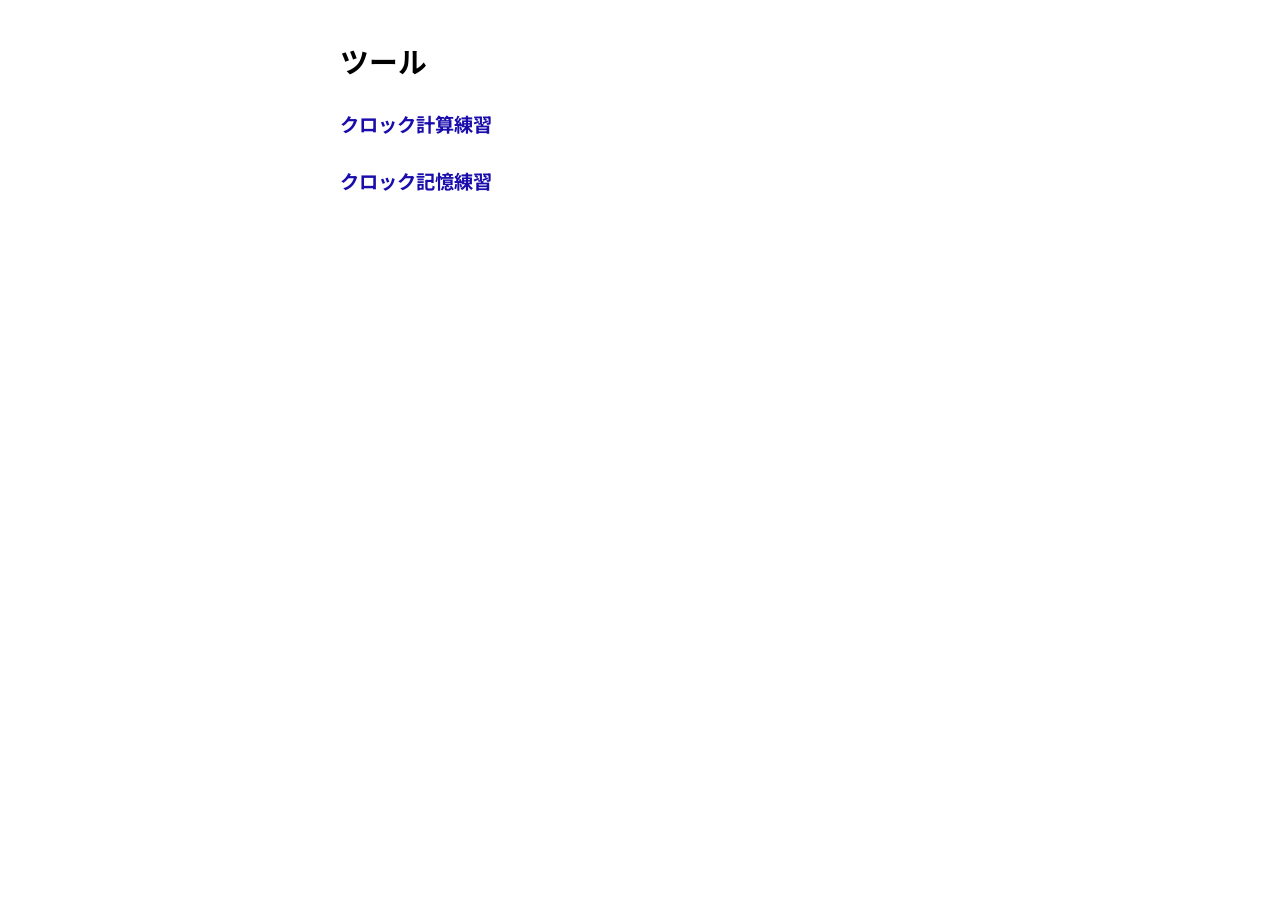
<file: index.html>
<!DOCTYPE html>
<html lang="ja">

<head>
  <meta charset="UTF-8">
  <meta name="viewport" content="width=device-width, initial-scale=1.0">
  <title>ツール</title>
  <link rel="preconnect" href="https://fonts.googleapis.com">
  <link rel="preconnect" href="https://fonts.gstatic.com" crossorigin>
  <link href="https://fonts.googleapis.com/css2?family=JetBrains+Mono:wght@400;500;700;800&family=Noto+Sans+JP:wght@400;500;700;900&display=swap" rel="stylesheet">
  <style>
    body {
      font-family: "Noto Sans JP", sans-serif;
      max-width: 600px;
      margin: 40px auto;
      padding: 0 16px;
    }

    h1 {
      font-size: 1.8em;
    }

    h2 {
      font-size: 1.2em;
      margin-top: 1.5em;
    }

    h2 a {
      color: #1a0dab;
      text-decoration: none;
    }

    h2 a:hover {
      text-decoration: underline;
    }
  </style>
</head>

<body>
  <h1>ツール</h1>
  <h2><a href="clock/calc-trainer.html">クロック計算練習</a></h2>
  <h2><a href="clock/memory-trainer.html">クロック記憶練習</a></h2>
</body>

</html>
</file>
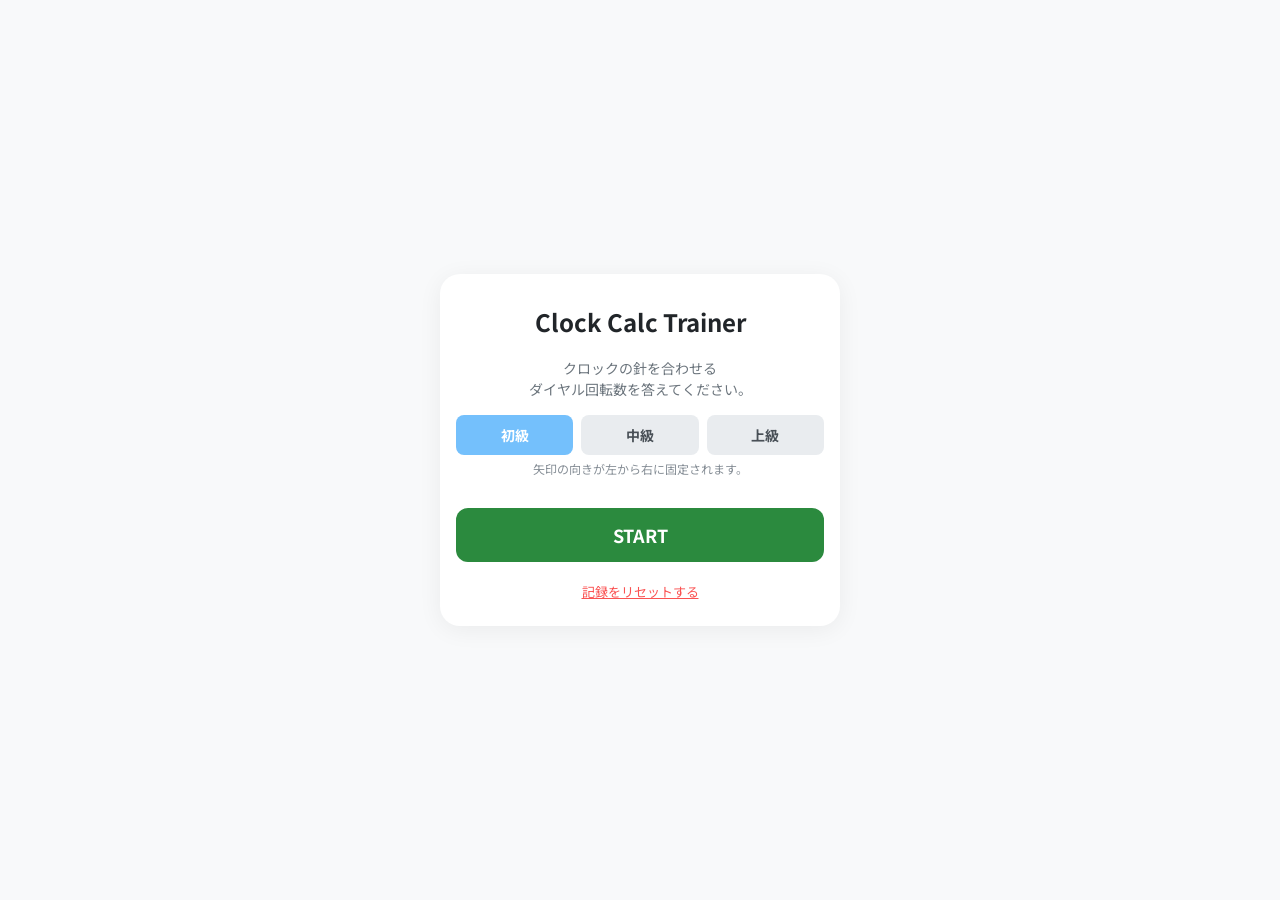
<file: clock/calc-trainer.html>
<!DOCTYPE html>
<html lang="ja">
<head>
    <meta charset="UTF-8">
    <meta name="viewport" content="width=device-width, initial-scale=1.0, maximum-scale=1.0, user-scalable=no">
    <title>ルービッククロック 計算練習</title>
    <link rel="preconnect" href="https://fonts.googleapis.com">
    <link rel="preconnect" href="https://fonts.gstatic.com" crossorigin>
    <link href="https://fonts.googleapis.com/css2?family=JetBrains+Mono:wght@400;500;700;800&family=Noto+Sans+JP:wght@400;500;700;900&display=swap" rel="stylesheet">
    <link rel="stylesheet" href="common.css">
    <script src="clock-utils.js"></script>
    <style>
        body {
            background-color: #f8f9fa;
        }
        #app {
            max-width: 400px;
        }
        .screen { display: none; }
        .active { display: block; }
        
        /* 時計エリア */
        .clock-container {
            display: flex;
            flex-direction: row;
            justify-content: center;
            align-items: center;
            gap: 4px;
            background: #f1f3f5;
            padding: 12px 6px;
            border-radius: 14px;
            margin: 15px 0;
        }
        /* 上級モード用のレイアウト */
        .advanced-clock-layout {
            display: none;
            flex-direction: row;
            justify-content: center;
            align-items: center;
            gap: 12px;
            background: #f1f3f5;
            padding: 12px 6px;
            border-radius: 14px;
            margin: 15px 0;
        }
        .clock-pair {
            display: flex;
            flex-direction: column;
            align-items: center;
            gap: 4px;
        }
        .plus-sign {
            font-size: 24px;
            font-weight: bold;
            color: #0288d1;
            margin-bottom: 5px;
        }
        .arrow-box {
            width: 50px;
            height: 40px;
            display: flex;
            align-items: center;
            justify-content: center;
        }
        .arrow-svg {
            width: 100%;
            height: 100%;
            fill: #0288d1;
        }
        .arrow-v-svg {
            width: 30px;
            height: 30px;
            fill: #0288d1;
            transform: rotate(90deg);
        }
        .clock-svg {
            background: #e1f5fe;
            border-radius: 50%;
            border: 3px solid #0288d1;
            flex: 0 0 110px;
            height: 110px;
        }
        .clock-svg-small {
            flex: 0 0 85px;
            height: 85px;
        }
        
        .btn-grid {
            display: grid;
            grid-template-columns: repeat(2, 1fr);
            gap: 8px;
            margin-top: 10px;
        }
        .btn-answer {
            color: white;
            font-size: 20px;
            font-weight: 700;
            padding: 14px 0;
            border-radius: 10px;
        }
        
        .btn-minus { background-color: #c92a2a; }
        .btn-plus { background-color: #228be6; }
        .btn-fullwidth {
            grid-column: span 2;
            background-color: #12b886;
        }
        
        .info-container {
            display: flex;
            justify-content: space-between;
            align-items: center;
            font-size: 15px;
            color: #495057;
            font-weight: bold;
            padding: 0 4px;
        }
        .live-timer {
            font-family: "JetBrains Mono", monospace;
            background: #e2f5e5;
            color: #2b8a3e;
            padding: 4px 12px;
            border-radius: 6px;
        }
        .btn-pause {
            background-color: #e9ecef;
            color: #495057;
            font-size: 12px;
            font-weight: bold;
            padding: 5px 10px;
            border-radius: 6px;
        }
        
        /* リザルト表示 */
        .result-total {
            font-family: "JetBrains Mono", monospace;
            font-size: 32px;
            font-weight: bold;
            color: #d6336c;
            margin: 15px 0 2px 0;
        }
        .stats-block {
            padding: 12px;
            border-radius: 12px;
            margin-top: 10px;
            transition: background-color 0.2s;
        }
        .result-formula {
            font-size: 14px;
            color: #868e96;
            margin-bottom: 20px;
        }
        .result-best {
            font-size: 15px;
            color: #495057;
        }
        .result-best span {
            font-weight: bold;
            color: #495057;
        }
        .new-record-badge {
            display: none;
            align-items: center;
            justify-content: center;
            gap: 6px;
            background: linear-gradient(135deg, #ffd43b 0%, #fab005 100%);
            color: #862e00;
            font-size: 18px;
            font-weight: bold;
            padding: 10px 20px;
            border-radius: 999px;
            margin: 0 auto 12px auto;
            width: fit-content;
            box-shadow: 0 4px 12px rgba(250, 176, 5, 0.35);
            animation: record-pop 0.5s cubic-bezier(0.175, 0.885, 0.32, 1.275);
        }
        .new-record-badge.show {
            display: flex;
        }
        @keyframes record-pop {
            0% { transform: scale(0.6); opacity: 0; }
            100% { transform: scale(1); opacity: 1; }
        }
        .start-best {
            font-size: 15px;
            font-weight: bold;
            color: #495057;
        }
        /* エフェクト用オーバーレイ共通 */
        .effect-overlay {
            position: absolute;
            top: 0;
            left: 0;
            width: 100%;
            height: 100%;
            background: rgba(255, 255, 255, 0.4);
            border-radius: 20px;
            display: flex;
            justify-content: center;
            align-items: center;
            z-index: 10;
            opacity: 0;
            pointer-events: none;
            transition: opacity 0.08s ease-out;
        }
        .effect-overlay.show {
            opacity: 1;
            pointer-events: auto;
        }

        /* ○（正解）エフェクト */
        .correct-circle {
            width: 140px;
            height: 140px;
            border: 16px solid #2b8a3e;
            border-radius: 50%;
            transform: scale(0.6);
            transition: transform 0.12s cubic-bezier(0.175, 0.885, 0.32, 1.275);
        }
        #correct-overlay.show .correct-circle { transform: scale(1); }

        /* ✕（不正解）エフェクト */
        .incorrect-cross {
            position: relative;
            width: 120px;
            height: 120px;
            transform: scale(0.6);
            transition: transform 0.12s cubic-bezier(0.175, 0.885, 0.32, 1.275);
        }
        .incorrect-cross::before, .incorrect-cross::after {
            content: "";
            position: absolute;
            top: 50%;
            left: 0;
            width: 100%;
            height: 16px;
            background-color: #f03e3e;
            border-radius: 8px;
        }
        .incorrect-cross::before { transform: translateY(-50%) rotate(45deg); }
        .incorrect-cross::after { transform: translateY(-50%) rotate(-45deg); }
        #incorrect-overlay.show .incorrect-cross { transform: scale(1); }

        /* カウントダウン演出 */
        #countdown-overlay {
            background: rgba(255, 255, 255, 0.4);
        }
        #countdown-overlay.is-start {
            background: none;
            pointer-events: none;
        }
        #countdown-display {
            font-family: "JetBrains Mono", monospace;
            font-size: 100px;
            font-weight: 900;
            color: #2b8a3e;
            text-shadow: none;
            transition: transform 0.15s cubic-bezier(0.175, 0.885, 0.32, 1.275);
            z-index: 20;
        }
        #countdown-overlay.is-start #countdown-display {
            text-shadow: 0 0 15px rgba(255,255,255,0.9), 0 0 30px rgba(255,255,255,0.9);
        }

        /* カスタム確認モーダル */
        #confirm-modal {
            z-index: 100;
            background: rgba(0, 0, 0, 0.5);
        }
        .modal-content {
            background: white;
            padding: 24px;
            border-radius: 20px;
            width: 85%;
            max-width: 320px;
            box-shadow: 0 10px 40px rgba(0,0,0,0.2);
            text-align: center;
        }
        .modal-content p {
            color: #212529;
            font-size: 16px;
            font-weight: bold;
            margin: 0 0 24px 0;
            line-height: 1.5;
        }
        .modal-buttons {
            display: flex;
            gap: 12px;
        }
        .btn-modal {
            flex: 1;
            padding: 12px;
            border-radius: 12px;
            font-size: 15px;
            font-weight: bold;
        }
        .btn-confirm { background-color: #f03e3e; color: white; }
        .btn-cancel { background-color: #e9ecef; color: #495057; }

        #pause-overlay {
            background: #f8f9fa;
            z-index: 25;
            flex-direction: column;
        }

        /* 針の回転アニメーション用スタイル */
        .clock-svg line {
            transition: transform 0.15s cubic-bezier(0.2, 0, 0, 1);
        }

        /* 整理されたインラインスタイル */
        .pause-overlay-content {
            text-align: center;
        }

        .pause-title {
            margin-bottom: 10px;
        }

        .pause-stats {
            margin-bottom: 20px;
            color: #495057;
            font-size: 15px;
            line-height: 1.6;
        }

        .highlight-blue {
            font-weight: bold;
            color: #228be6;
        }

        .highlight-red {
            font-weight: bold;
            color: #f03e3e;
        }

        .btn-pause-resume {
            width: auto;
        }

        .btn-back-to-title {
            display: block;
            margin: 20px auto 0 auto;
        }

        /* 既存の start-best クラスにインライン分をマージ、または上書き */
        .start-best, .result-best {
            padding-bottom: 10px;
            margin-bottom: 10px;
        }

        .start-best.has-history, .result-best.has-history {
            border-bottom: 1px solid rgba(0,0,0,0.05);
        }

        .start-stats-detail, .result-stats-detail {
            font-size: 15px;
            color: #868e96;
        }

        .stats-recent {
            margin-top: 10px;
            font-size: 12px;
            color: #adb5bd;
        }

        .stats-recent-val {
            color: #adb5bd;
            font-weight: bold;
        }

        .difficulty-desc {
            font-size: 12px;
            color: #868e96;
            margin-top: -10px;
            margin-bottom: 15px;
            min-height: 1.5em;
        }

        .result-difficulty {
            font-size: 14px;
            color: #868e96;
            margin-bottom: 5px;
        }

        .result-comparison {
            font-size: 15px;
            margin-bottom: 15px;
            min-height: 1.5em;
            color: #495057;
            font-weight: bold;
        }

        .difficulty-bests-list {
            margin-top: 10px;
            font-size: 13px;
            color: #adb5bd;
            display: flex;
            justify-content: space-around;
            width: 100%;
        }
    </style>
</head>
<body>

<div id="app">
    <div id="correct-overlay" class="effect-overlay">
        <div class="correct-circle"></div>
    </div>

    <div id="confirm-modal" class="effect-overlay">
        <div class="modal-content">
            <p id="confirm-message">メッセージ</p>
            <div class="modal-buttons">
                <button class="btn-modal btn-cancel" onclick="closeConfirmModal()">キャンセル</button>
                <button class="btn-modal btn-confirm" onclick="executeConfirmAction()">はい</button>
            </div>
        </div>
    </div>

    <div id="incorrect-overlay" class="effect-overlay">
        <div class="incorrect-cross"></div>
    </div>

    <div id="countdown-overlay" class="effect-overlay">
        <div id="countdown-display"></div>
    </div>

    <div id="pause-overlay" class="effect-overlay">
        <div class="pause-overlay-content">
            <h2 class="pause-title">一時停止中</h2>
            <div class="pause-stats">
                <div>現在の進捗: <span id="pause-current-step" class="highlight-blue">--</span> / 10 問目</div>
                <div>これまでのミス: <span id="pause-miss-count" class="highlight-red">--</span> 回</div>
            </div>
            <button class="btn-start btn-pause-resume" onclick="togglePause()">再開する</button>
            <button class="btn-reset btn-back-to-title" onclick="backToTitle()">タイトルに戻る</button>
        </div>
    </div>

    <div id="start-screen" class="screen active">
        <h2>Clock Calc Trainer</h2>
        <p>クロックの針を合わせる<br>ダイヤル回転数を答えてください。</p>

        <div id="start-stats-container" class="stats-block" style="display: none;">
            <div id="start-best" class="start-best" style="display: none;">ベストタイム: <span id="start-best-time">--</span> 秒</div>
            <div id="start-stats" class="start-stats-detail" style="display: none;">
                <div>直近5回の平均: <span id="start-avg" class="highlight-blue">--</span> 秒</div>
                <div class="stats-recent">直近5回の記録: <span id="start-recent" class="stats-recent-val"></span></div>
            </div>
        </div>
        
        <div class="difficulty-container">
            <button class="btn-difficulty active" data-level="beginner" onclick="selectDifficulty('beginner')">初級</button>
            <button class="btn-difficulty" data-level="intermediate" onclick="selectDifficulty('intermediate')">中級</button>
            <button class="btn-difficulty" data-level="advanced" onclick="selectDifficulty('advanced')">上級</button>
        </div>
        <div id="start-difficulty-desc" class="difficulty-desc"></div>
        <button class="btn-start" onclick="startQuiz()">START</button>
        <button class="btn-reset" onclick="confirmReset()">記録をリセットする</button>
    </div>

    <div id="quiz-screen" class="screen">
        <div class="info-container">
            <div>問 <span id="current-question">1</span> / 10</div>
            <button class="btn-pause" onclick="togglePause()">一時停止</button>
            <div class="live-timer"><span id="live-time">0.00</span> 秒</div>
        </div>
        
        <div id="standard-clock-area" class="clock-container">
            <div id="standard-left-container"></div>
            <div class="arrow-box"><svg class="arrow-svg" viewBox="0 0 24 24"><path id="arrow-path" d="M2,12 L14,2 L14,8 L22,8 L22,16 L14,16 L14,22 Z"/></svg></div>
            <div id="standard-right-container"></div>
        </div>

        <div id="advanced-clock-area" class="advanced-clock-layout">
            <div class="clock-pair">
                <div id="advanced-a-container"></div>
                <svg class="arrow-v-svg" viewBox="0 0 24 24"><path id="arrow-v1-path" d="M22,12 L10,2 L10,8 L2,8 L2,16 L10,16 L10,22 Z"/></svg>
                <div id="advanced-b-container"></div>
            </div>
            <div class="plus-sign">+</div>
            <div class="clock-pair">
                <div id="advanced-c-container"></div>
                <svg class="arrow-v-svg" viewBox="0 0 24 24"><path id="arrow-v2-path" d="M22,12 L10,2 L10,8 L2,8 L2,16 L10,16 L10,22 Z"/></svg>
                <div id="advanced-d-container"></div>
            </div>
        </div>

        <div class="btn-grid" id="button-container"></div>
    </div>

    <div id="result-screen" class="screen">
        <h2>リザルト</h2>
        <div id="new-record-badge" class="new-record-badge">🎉 新記録！</div>
        <div class="result-total"><span id="total-time">0.00</span>秒</div>
        <div class="result-formula">
            = <span id="base-time">0.00</span>秒 +（ミス<span id="total-miss">0</span>回×2秒）
        </div>
        <div id="result-difficulty" class="result-difficulty">難易度: <span id="result-diff-label">--</span></div>
        <div id="result-comparison" class="result-comparison"></div>

        <div id="result-stats-container" class="stats-block">
            <div id="result-best" class="result-best">ベストタイム: <span id="best-time">--</span> 秒</div>
            <div id="result-stats" class="result-stats-detail">
                <div>直近5回の平均: <span id="result-avg" class="highlight-blue">--</span> 秒</div>
                <div class="stats-recent">直近6回の記録: <span id="result-recent" class="stats-recent-val"></span></div>
            </div>
        </div>

        <div class="difficulty-container">
            <button class="btn-difficulty active" data-level="beginner" onclick="selectDifficulty('beginner')">初級</button>
            <button class="btn-difficulty" data-level="intermediate" onclick="selectDifficulty('intermediate')">中級</button>
            <button class="btn-difficulty" data-level="advanced" onclick="selectDifficulty('advanced')">上級</button>
        </div>
        <div id="result-difficulty-desc" class="difficulty-desc"></div>
        <div id="difficulty-bests-list" class="difficulty-bests-list"></div>

        <button class="btn-start" onclick="startQuiz()">もう一度挑戦</button>
        <button class="btn-reset" onclick="confirmReset()">記録をリセットする</button>
    </div>
</div>

<script>
    let currentStep = 0;
    let startTime = 0;
    let totalPenaltyTime = 0; 
    let effectStartTime = 0;  
    let pauseStartTime = 0;
    let leftTime = 0;
    let rightTime = 0;
    let correctAnswer = 0;
    let isRunning = false;
    let isPaused = false;
    let isTransitioning = false;
    let pendingConfirmAction = null;
    const difficultyDescs = {
        'beginner': '矢印の向きが左から右に固定されます。',
        'intermediate': '矢印の向きがランダムに変わります。',
        'advanced': '[A→B] + [C→D] の合計を計算します。上下の差分を足しましょう！'
    };

    let playedDifficulty = 'beginner'; 
    let selectedDifficulty = 'beginner'; // beginner, intermediate, advanced
    let missCount = 0; // ミス回数の記録用

    let handAngles = {
        'hand-left': 0,
        'hand-right': 0,
        'hand-a': 0,
        'hand-b': 0,
        'hand-c': 0,
        'hand-d': 0
    };

    // Dynamically insert the clock SVGs
    function initClockSVGs() {
        document.getElementById('standard-left-container').appendChild(ClockUtils.createClockSVG('left', { className: 'clock-svg', handId: 'hand-left' }));
        document.getElementById('standard-right-container').appendChild(ClockUtils.createClockSVG('right', { className: 'clock-svg', handId: 'hand-right' }));
        
        document.getElementById('advanced-a-container').appendChild(ClockUtils.createClockSVG('a', { className: 'clock-svg clock-svg-small', handId: 'hand-a' }));
        document.getElementById('advanced-b-container').appendChild(ClockUtils.createClockSVG('b', { className: 'clock-svg clock-svg-small', handId: 'hand-b' }));
        document.getElementById('advanced-c-container').appendChild(ClockUtils.createClockSVG('c', { className: 'clock-svg clock-svg-small', handId: 'hand-c' }));
        document.getElementById('advanced-d-container').appendChild(ClockUtils.createClockSVG('d', { className: 'clock-svg clock-svg-small', handId: 'hand-d' }));
    }

    function updateHandAngle(id, targetHour, instant = false) {
        const hand = document.getElementById(id);
        if (!hand) return;
        // Delegate hand rotation logic to ClockUtils
        ClockUtils.updateHandAngle(hand, handAngles, id, targetHour, instant);
    }

    const BEST_TIME_BASE_KEY = 'clock-training-best-time';
    const HISTORY_BASE_KEY = 'clock-training-history';
    const MISS_PENALTY_SEC = 2;

    const btnContainer = document.getElementById('button-container');
    const arrowPath = document.getElementById('arrow-path');
    const correctOverlay = document.getElementById('correct-overlay');
    const incorrectOverlay = document.getElementById('incorrect-overlay');

    function getDifficultyLabel(diff = selectedDifficulty) {
        const labels = { 'beginner': '初級', 'intermediate': '中級', 'advanced': '上級' };
        return labels[diff] || '';
    }

    function getBestTimeKey(diff) {
        const d = diff || selectedDifficulty;
        return `${BEST_TIME_BASE_KEY}-${d}`;
    }

    function getHistoryKey(diff) {
        const d = diff || selectedDifficulty;
        return `${HISTORY_BASE_KEY}-${d}`;
    }

    function selectDifficulty(level) {
        selectedDifficulty = level;
        // UIの選択状態を更新
        document.querySelectorAll('.btn-difficulty').forEach(btn => {
            btn.classList.toggle('active', btn.getAttribute('data-level') === level);
        });

        // 説明文の更新
        const desc = difficultyDescs[level];
        const startDescEl = document.getElementById('start-difficulty-desc');
        const resultDescEl = document.getElementById('result-difficulty-desc');
        if (startDescEl) startDescEl.innerText = desc;
        if (resultDescEl) resultDescEl.innerText = desc;

        // 記録エリアの背景色を更新
        const statsBgColors = {
            'beginner': '#e7f5ff',     // 薄い青
            'intermediate': '#fff9db', // 薄い黄
            'advanced': '#fff5f5'      // 薄い赤
        };
        const bg = statsBgColors[level];
        ['start-stats-container', 'result-stats-container'].forEach(id => {
            const el = document.getElementById(id);
            if (el) el.style.backgroundColor = bg;
        });

        // 開始画面の表示を更新
        updateBestTimeDisplay();
        updateStatsDisplay();
    }

    const buttonLayout = [
        [0, true],
        [-1, false], [1, false],
        [-2, false], [2, false],
        [-3, false], [3, false],
        [-4, false], [4, false],
        [-5, false], [5, false],
        [6, true]
    ];

    buttonLayout.forEach(([num, isFull]) => {
        const btn = document.createElement('button');
        btn.className = 'btn-answer';
        
        if (isFull) {
            btn.classList.add('btn-fullwidth');
            btn.innerText = num;
        } else {
            if (num < 0) {
                btn.classList.add('btn-minus');
                btn.innerText = num;
            } else {
                btn.classList.add('btn-plus');
                btn.innerText = `+${num}`;
            }
        }
        
        btn.onclick = () => checkAnswer(num);
        btnContainer.appendChild(btn);
    });

    function showScreen(screenId) {
        document.querySelectorAll('.screen').forEach(s => s.classList.remove('active'));
        document.getElementById(screenId).classList.add('active');
    }

    function saveBestTime(time) {
        localStorage.setItem(getBestTimeKey(), time.toFixed(2));
    }

    function updateBestTimeDisplay() {
        // 開始画面の更新 (選択中の難易度を表示)
        const startBest = getBestTime(selectedDifficulty);
        
        const startBestEl = document.getElementById('start-best');
        const startContainer = document.getElementById('start-stats-container');
        if (startBest === null) {
            startBestEl.style.display = 'none';
        } else {
            document.getElementById('start-best-time').innerText = startBest.toFixed(2);
            startBestEl.style.display = 'block';
        }

        // ベスト記録か履歴のどちらかがあればコンテナを表示
        if (startContainer) startContainer.style.display = (startBest !== null || getHistory(selectedDifficulty).length > 0) ? 'block' : 'none';

        // リザルト画面のベストタイムは、実際にプレイした難易度のものを保持する
        const resultBest = getBestTime(playedDifficulty);
        if (resultBest === null) {
            document.getElementById('best-time').innerText = "--";
        } else {
            document.getElementById('best-time').innerText = resultBest.toFixed(2);
        }
    }

    function updateStartScreenDisplay() {
        updateBestTimeDisplay();
        updateStatsDisplay();
    }

    function updateDifficultyBestsList() {
        const levels = ['beginner', 'intermediate', 'advanced'];
        const container = document.getElementById('difficulty-bests-list');
        if (!container) return;
        container.innerHTML = levels.map(l => {
            const best = getBestTime(l);
            const label = getDifficultyLabel(l);
            return `<div>${label}: ${best ? best.toFixed(2) : '--'}s</div>`;
        }).join('');
    }

    function getBestTime(diff) {
        const stored = localStorage.getItem(getBestTimeKey(diff));
        return stored !== null ? parseFloat(stored) : null;
    }

    function getHistory(diff) {
        const stored = localStorage.getItem(getHistoryKey(diff));
        return stored ? JSON.parse(stored).map(Number) : [];
    }

    function saveToHistory(time) {
        const history = getHistory(selectedDifficulty);
        history.push(parseFloat(time.toFixed(2)));
        if (history.length > 50) history.shift(); // 履歴は最大50件保持
        localStorage.setItem(getHistoryKey(selectedDifficulty), JSON.stringify(history));
    }

    function updateScreenStats(prefix, diff, listCount, avgCount) {
        const history = getHistory(diff);
        const container = document.getElementById(`${prefix}-stats`);
        const wrapper = document.getElementById(`${prefix}-stats-container`);
        if (!container || !wrapper) return;

        const hasBest = getBestTime(diff) !== null;
        
        if (history.length === 0) {
            container.style.display = 'none';
            return;
        }

        wrapper.style.display = 'block';
        
        const listItems = history.slice(-listCount).reverse();
        const avgItems = history.slice(-avgCount);
        
        const avg = avgItems.length > 0 
            ? (avgItems.reduce((a, b) => a + b, 0) / avgItems.length).toFixed(2)
            : "--";
        const listStr = listItems.length > 0 ? listItems.map(n => n.toFixed(2)).join(', ') : 'なし';

        // ベスト記録が表示されている場合のみ区切り線を調整
        const bestEl = document.getElementById(`${prefix}-best`);
        if (bestEl) {
            if (history.length > 0 && bestEl.style.display !== 'none') {
                bestEl.classList.add('has-history');
            } else {
                bestEl.classList.remove('has-history');
            }
        }

        container.style.display = 'block';
        document.getElementById(`${prefix}-avg`).innerText = avg;
        document.getElementById(`${prefix}-recent`).innerText = listStr;
    }

    function updateStatsDisplay() {
        // 開始画面は選択中の難易度を表示
        updateScreenStats('start', selectedDifficulty, 5, 5);
        // リザルト画面は最後にプレイした難易度を表示（必要に応じて呼ぶ）
        updateScreenStats('result', playedDifficulty, 6, 5);
    }

    function showConfirmModal(message, action) {
        document.getElementById('confirm-message').innerText = message;
        pendingConfirmAction = action;
        document.getElementById('confirm-modal').classList.add('show');
    }

    function closeConfirmModal() {
        document.getElementById('confirm-modal').classList.remove('show');
        pendingConfirmAction = null;
    }

    function executeConfirmAction() {
        if (pendingConfirmAction) pendingConfirmAction();
        closeConfirmModal();
    }

    function confirmReset() {
        const label = getDifficultyLabel(selectedDifficulty);
        showConfirmModal(`${label}の記録をリセットしますか？`, () => {
            localStorage.removeItem(getBestTimeKey());
            localStorage.removeItem(getHistoryKey());
            updateBestTimeDisplay();
            updateStatsDisplay();
            updateStartScreenDisplay();
            updateDifficultyBestsList();
        });
    }

    function startQuiz() {
        // 初期化
        playedDifficulty = selectedDifficulty;
        currentStep = 0;
        totalPenaltyTime = 0;
        missCount = 0;
        isPaused = false;
        isTransitioning = true; // カウントダウン中の操作防止

        // カウントダウン開始前に、選択された難易度に応じたレイアウトを表示
        const standardArea = document.getElementById('standard-clock-area');
        const advancedArea = document.getElementById('advanced-clock-area');
        if (playedDifficulty === 'advanced') {
            standardArea.style.display = 'none';
            advancedArea.style.display = 'flex';
        } else {
            standardArea.style.display = 'flex';
            advancedArea.style.display = 'none';
        }

        // カウントダウン中は針と矢印を隠す
        const elementsToHide = ['hand-left', 'hand-right', 'hand-a', 'hand-b', 'hand-c', 'hand-d', 'arrow-path', 'arrow-v1-path', 'arrow-v2-path'];
        elementsToHide.forEach(id => {
            const el = document.getElementById(id);
            if (el) el.style.visibility = 'hidden';
        });

        // クイズ画面へ切り替え（カウントダウンを見せるため）
        showScreen('quiz-screen');
        document.getElementById('live-time').innerText = "0.00";
        
        // カウントダウン開始
        runCountdown(() => {
            startTime = performance.now();
            isRunning = true;
            isTransitioning = false;

            // プレイ開始時に針と矢印を表示
            const elementsToShow = ['hand-left', 'hand-right', 'hand-a', 'hand-b', 'hand-c', 'hand-d', 'arrow-path', 'arrow-v1-path', 'arrow-v2-path'];
            elementsToShow.forEach(id => {
                const el = document.getElementById(id);
                if (el) el.style.visibility = 'visible';
            });

            nextQuestion(true);
            updateTimer();
        });
    }

    function runCountdown(callback) {
        const overlay = document.getElementById('countdown-overlay');
        const display = document.getElementById('countdown-display');
        let count = 3;

        overlay.classList.remove('is-start');
        overlay.classList.add('show');
        display.innerText = count;

        const timer = setInterval(() => {
            count--;
            if (count > 0) {
                display.innerText = count;
                display.style.transform = 'scale(1.2)';
                setTimeout(() => { if(count > 0) display.style.transform = 'scale(1)'; }, 100);
            } else if (count === 0) {
                overlay.classList.add('is-start');
                display.innerText = "START!";
                display.style.transform = 'scale(1.3)';
                
                clearInterval(timer);
                // STARTが表示された瞬間にゲーム開始（操作可能にする）
                callback();
                
                // START!の表示時間を0.25秒(250ms)にして終了する
                setTimeout(() => {
                    overlay.classList.remove('show');
                    display.style.transform = 'scale(1)';
                }, 250);
            }
        }, 800); // カウントダウンの間隔は0.8秒
    }

    function togglePause() {
        // エフェクト中やカウントダウン中はポーズ不可
        if (isTransitioning) return;
        if (!isRunning && !isPaused) return;

        const now = performance.now();
        const overlay = document.getElementById('pause-overlay');

        if (!isPaused) {
            // 一時停止
            isPaused = true;
            pauseStartTime = now;
            isRunning = false; // タイマー更新を止める

            // 進捗の表示更新
            document.getElementById('pause-current-step').innerText = currentStep;
            document.getElementById('pause-miss-count').innerText = missCount;

            overlay.classList.add('show');
        } else {
            // 再開
            const pauseDuration = performance.now() - pauseStartTime;
            totalPenaltyTime += pauseDuration; // 止まっていた時間をペナルティとして加算（実質的に相殺）
            isPaused = false;
            isRunning = true;
            overlay.classList.remove('show');
            updateTimer(); // ループ再開
        }
    }

    function backToTitle() {
        showConfirmModal("計測を止めてタイトルに戻ります。よろしいですか？", () => {
            isRunning = false;
            isPaused = false;
            isTransitioning = false;
            document.getElementById('pause-overlay').classList.remove('show');
            showScreen('start-screen');
        });
    }

    function getBaseElapsedSec(now = performance.now()) {
        const calcNow = isPaused ? pauseStartTime : now;
        const baseMs = isTransitioning
            ? effectStartTime - startTime - totalPenaltyTime
            : calcNow - startTime - totalPenaltyTime;
        return baseMs / 1000;
    }

    // ミスペナルティ込みのタイム
    function getResultTimeSec(now = performance.now()) {
        return getBaseElapsedSec(now) + missCount * MISS_PENALTY_SEC;
    }

    function updateTimer() {
        if (!isRunning) return;

        document.getElementById('live-time').innerText = getResultTimeSec().toFixed(2);
        requestAnimationFrame(updateTimer);
    }

    function nextQuestion(instant = false) {
        currentStep++;
        if (currentStep > 10) {
            endQuiz();
            return;
        }
        document.getElementById('current-question').innerText = currentStep;

        const standardArea = document.getElementById('standard-clock-area');
        const advancedArea = document.getElementById('advanced-clock-area');

        if (instant) {
            standardArea.classList.add('no-transition');
            advancedArea.classList.add('no-transition');
        }

        if (playedDifficulty === 'advanced') {
            standardArea.style.display = 'none';
            advancedArea.style.display = 'flex';

            const a = Math.floor(Math.random() * 12);
            const b = Math.floor(Math.random() * 12);
            const c = Math.floor(Math.random() * 12);
            const d = Math.floor(Math.random() * 12);
            const isT1toB1 = Math.random() < 0.5;
            const isT2toB2 = Math.random() < 0.5;
            const v1Path = document.getElementById('arrow-v1-path');
            const v2Path = document.getElementById('arrow-v2-path');

            let diff1, diff2;
            if (isT1toB1) {
                v1Path.setAttribute('d', 'M22,12 L10,2 L10,8 L2,8 L2,16 L10,16 L10,22 Z'); // 上向き
                diff1 = b - a;
            } else {
                v1Path.setAttribute('d', 'M2,12 L14,2 L14,8 L22,8 L22,16 L14,16 L14,22 Z'); // 下向き
                diff1 = a - b;
            }

            if (isT2toB2) {
                v2Path.setAttribute('d', 'M22,12 L10,2 L10,8 L2,8 L2,16 L10,16 L10,22 Z'); // 上向き
                diff2 = d - c;
            } else {
                v2Path.setAttribute('d', 'M2,12 L14,2 L14,8 L22,8 L22,16 L14,16 L14,22 Z'); // 下向き
                diff2 = c - d;
            }

            let totalDiff = diff1 + diff2;

            // 時計の最短手数に正規化
            while (totalDiff <= -5) totalDiff += 12;
            while (totalDiff > 6) totalDiff -= 12;
            correctAnswer = totalDiff;

            updateHandAngle('hand-a', a, instant);
            updateHandAngle('hand-b', b, instant);
            updateHandAngle('hand-c', c, instant);
            updateHandAngle('hand-d', d, instant);

        } else {
            standardArea.style.display = 'flex';
            advancedArea.style.display = 'none';

            leftTime = Math.floor(Math.random() * 12);
            rightTime = Math.floor(Math.random() * 12);

            const isLeftToRight = playedDifficulty === 'beginner' ? true : Math.random() < 0.5;

            let fromTime, toTime;
            if (isLeftToRight) {
                arrowPath.setAttribute('d', 'M22,12 L10,2 L10,8 L2,8 L2,16 L10,16 L10,22 Z');
                fromTime = leftTime;
                toTime = rightTime;
            } else {
                arrowPath.setAttribute('d', 'M2,12 L14,2 L14,8 L22,8 L22,16 L14,16 L14,22 Z');
                fromTime = rightTime;
                toTime = leftTime;
            }

            let diff = toTime - fromTime;
            while (diff <= -5) diff += 12;
            while (diff > 6) diff -= 12;
            correctAnswer = diff;

            updateHandAngle('hand-left', leftTime, instant);
            updateHandAngle('hand-right', rightTime, instant);
        }

        if (instant) {
            standardArea.offsetHeight;
            advancedArea.offsetHeight;
            standardArea.classList.remove('no-transition');
            advancedArea.classList.remove('no-transition');
        }
    }

    function checkAnswer(selected) {
        if (isTransitioning || isPaused) return;

        if (selected === correctAnswer) {
            triggerCorrectEffect();
        } else {
            missCount++;
            triggerIncorrectEffect();
        }
    }

    function triggerCorrectEffect() {
        isTransitioning = true;
        effectStartTime = performance.now(); 
        correctOverlay.classList.add('show');

        setTimeout(() => {
            correctOverlay.classList.remove('show');
            let effectEndTime = performance.now();
            totalPenaltyTime += (effectEndTime - effectStartTime);
            isTransitioning = false;
            nextQuestion();
        }, 250);
    }

    function triggerIncorrectEffect() {
        isTransitioning = true;
        incorrectOverlay.classList.add('show');

        setTimeout(() => {
            incorrectOverlay.classList.remove('show');
            isTransitioning = false;
        }, 250);
    }

    function endQuiz() {
        isRunning = false;
        const baseTimeNum = getBaseElapsedSec(performance.now());
        const resultTimeNum = baseTimeNum + missCount * MISS_PENALTY_SEC;

        const history = getHistory(playedDifficulty);
        const recentForComparison = history.slice(-5);
        let comparisonHTML = "";
        if (recentForComparison.length > 0) {
            const avg = recentForComparison.reduce((a, b) => a + b, 0) / recentForComparison.length;
            const diffValue = resultTimeNum - avg;
            const sign = diffValue > 0 ? "+" : "";
            comparisonHTML = `過去${recentForComparison.length}回の平均から ${sign}${diffValue.toFixed(2)}秒`;
        }
        document.getElementById('result-comparison').innerHTML = comparisonHTML;

        const previousBest = getBestTime(playedDifficulty);
        const isNewRecord = previousBest === null || resultTimeNum < previousBest;

        saveToHistory(resultTimeNum);

        if (isNewRecord) {
            saveBestTime(resultTimeNum);
        }

        document.getElementById('base-time').innerText = baseTimeNum.toFixed(2);
        document.getElementById('total-miss').innerText = missCount;
        document.getElementById('total-time').innerText = resultTimeNum.toFixed(2);
        document.getElementById('result-diff-label').innerText = getDifficultyLabel(playedDifficulty);
        
        const bestNow = getBestTime(playedDifficulty);
        document.getElementById('best-time').innerText = bestNow !== null ? bestNow.toFixed(2) : "--";

        const badge = document.getElementById('new-record-badge');
        badge.classList.toggle('show', isNewRecord);

        updateScreenStats('result', playedDifficulty, 6, 5);
        updateDifficultyBestsList();
        showScreen('result-screen');
    }

    // Initialize clock SVGs
    initClockSVGs();

    selectDifficulty(selectedDifficulty);
    updateDifficultyBestsList();
</script>
</body>
</html>
</file>
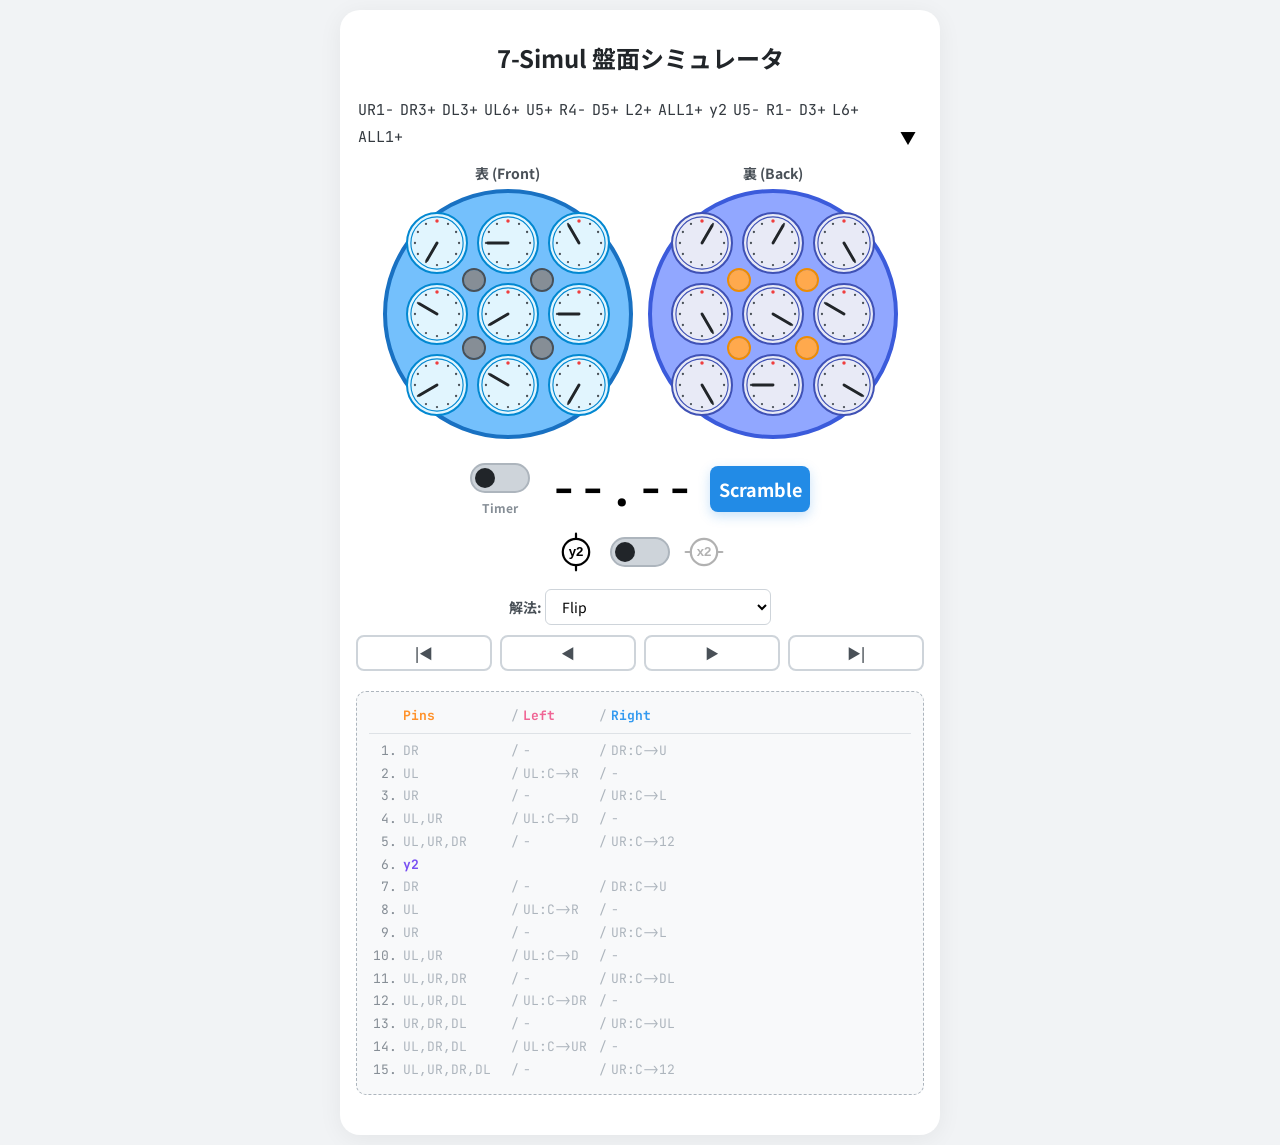
<file: clock/memory-trainer.html>
<!DOCTYPE html>
<html lang="ja">

<head>
    <meta charset="UTF-8">
    <meta name="viewport" content="width=device-width, initial-scale=1.0, maximum-scale=1.0, user-scalable=no">
    <title>7-Simul 盤面シミュレータ</title>
    <link rel="preconnect" href="https://fonts.googleapis.com">
    <link rel="preconnect" href="https://fonts.gstatic.com" crossorigin>
    <link
        href="https://fonts.googleapis.com/css2?family=JetBrains+Mono:wght@400;500;700;800&family=Noto+Sans+JP:wght@400;500;700;900&display=swap"
        rel="stylesheet">
    <link rel="stylesheet" href="common.css">
    <script src="clock-utils.js"></script>
    <style>
        body {
            background-color: #f1f3f5;
            font-family: "Noto Sans JP", -apple-system, BlinkMacSystemFont, "Helvetica Neue", Arial, "Hiragino Sans", "Hiragino Kaku Gothic ProN", "Meiryo", sans-serif;
            color: #333;
        }

        #app {
            max-width: 600px;
            margin: 0 auto;
            /* 中央寄せが抜けていた場合は追加すると綺麗です */
        }

        /* スクランブル表示エリア */
        .scramble-wrapper {
            position: relative;
            margin-bottom: 10px;
        }

        .scramble-container {
            border-radius: 10px;
            padding: 2px;
            font-family: "JetBrains Mono", "SFMono-Regular", Consolas, "Liberation Mono", Menlo, monospace;
            font-size: 15px;
            line-height: 1.8;
            text-align: left;
            word-break: break-all;
            padding-right: 30px !important;
        }

        .toggle-scramble-btn-inline {
            position: absolute;
            bottom: 0px;
            right: 0px;
            background: none;
            border: none;
            font-size: 16px;
            cursor: pointer;
            color: #000;
            padding: 4px 8px;
            outline: none;
        }

        .slim-btn {
            padding: 2px 0 !important;
            font-size: 12px !important;
            height: 26px;
            border-radius: 6px !important;
            display: flex;
            align-items: center;
            justify-content: center;
            line-height: 1;
        }

        /* 各回転記号の進捗スタイル定義 */
        .move-item {
            display: inline-block;
            margin-right: 6px;
        }

        .move-item.pending {
            color: #adb5bd;
            font-weight: normal;
        }

        .move-item.done {
            color: #343a40;
            font-weight: normal;
        }

        .move-item.current {
            color: #000000;
            font-weight: bold;
            text-decoration: underline;
        }

        /* ボタン群と生成ボタンを横一列に並べるコンテナ */
        .control-panel {
            display: flex;
            align-items: center;
            gap: 10px;
            margin-bottom: 20px;
            width: 100%;
        }

        .scramble-controls {
            display: flex;
            gap: 4px;
            flex: 1;
        }

        .btn-ctrl {
            flex: 1;
            padding: 6px 0;
            font-size: 14px;
            font-weight: bold;
            border: 2px solid #ced4da;
            background-color: #fff;
            color: #495057;
            border-radius: 8px;
            cursor: pointer;
            transition: all 0.1s;
        }

        .btn-ctrl:active {
            background-color: #e2e6ea;
            border-color: #868e96;
        }

        .btn-scramble {
            background-color: #228be6;
            color: white;
            font-size: 14px;
            font-weight: bold;
            padding: 10px 16px;
            border: none;
            border-radius: 8px;
            cursor: pointer;
            flex: 1;
            box-shadow: 0 4px 12px rgba(34, 139, 230, 0.25);
            white-space: nowrap;
        }

        .btn-scramble:active {
            background-color: #1c7ed6;
        }

        /* 表裏ボードを横並びにするラッパー */
        .clock-wrapper {
            display: flex;
            flex-direction: row;
            /*flex-wrap: wrap;*/
            gap: 15px;
            justify-content: center;
            align-items: center;
            margin-bottom: 5px;
        }

        .board-container {
            display: flex;
            flex-direction: column;
            align-items: center;
        }

        .clock-board {
            container-type: inline-size;
            position: relative;
            width: min(250px, 43vw);
            height: min(250px, 43vw);
            border-radius: 50%;
            border: 4px solid #495057;
            padding: min(18px, 3vw);
            display: grid;
            grid-template-columns: repeat(3, 1fr);
            grid-template-rows: repeat(3, 1fr);
            gap: min(6px, 1vw);
            align-items: center;
            justify-items: center;
        }

        #board-front {
            background: #74c0fc;
            border-color: #1971c2;
        }

        #board-back {
            background: #91a7ff;
            border-color: #3b5bdb;
        }

        .board-title {
            font-weight: bold;
            font-size: 14px;
            color: #495057;
            margin-bottom: 6px;
        }

        .sub-clock {
            background: #e1f5fe;
            border-radius: 50%;
            border: 2px solid #0288d1;
            width: min(62px, 10.5vw);
            height: min(62px, 10.5vw);
        }

        .sub-clock.clickable {
            cursor: pointer;
        }

        #board-back .sub-clock {
            background: #e8eaf6;
            border-color: #3f51b5;
        }

        /* ピンボタン */
        .pin-btn {
            position: absolute;
            width: min(20px, 3.3vw);
            height: min(20px, 3.3vw);
            border-radius: 50%;
            cursor: pointer;
            z-index: 10;
            transform: translate(-50%, -50%);
            user-select: none;
            -webkit-user-select: none;
        }

        .pin-btn.up {
            background: #ffa94d;
            outline: 2px solid #f08c00;
        }

        .pin-btn.down {
            background: #868e96;
            outline: 2px solid #495057;
        }

        .arc-indicator {
            position: absolute;
            width: min(76px, 13vw);
            height: min(76px, 13vw);
            pointer-events: none;
            z-index: 15;
            transform: translate(-50%, -50%);
        }

        .arc-path {
            fill: none;
            stroke: #ff6b2b;
            stroke-width: 6;
            stroke-linecap: round;
        }

        /* y2 ↔ x2 切り替え用のトグルスイッチUIエリア */
        .toggle-container {
            display: flex;
            justify-content: center;
            align-items: center;
            gap: 12px;
            margin-top: 10px;
        }

        /* モード変更用の軸アイコンSVG */
        .axis-icon {
            width: 44px;
            height: 44px;
            cursor: pointer;
            transition: opacity 0.2s;
        }

        .axis-icon.inactive {
            opacity: 0.3;
        }

        /* スイッチの土台 */
        .switch-base {
            position: relative;
            width: 60px;
            height: 30px;
            background-color: #ced4da;
            border: 2px solid #adb5bd;
            border-radius: 20px;
            cursor: pointer;
            transition: background-color 0.2s;
        }

        /* スイッチの動く黒い丸ノブ */
        .switch-knob {
            position: absolute;
            top: 3px;
            left: 3px;
            width: 20px;
            height: 20px;
            background-color: #212529;
            border-radius: 50%;
            transition: transform 0.2s cubic-bezier(0.4, 0, 0.2, 1);
        }

        /* x2状態の時のノブの移動位置 */
        .switch-base.x2-active .switch-knob {
            transform: translateX(30px);
        }

        /* 解法コントロールのスタイル */
        .solution-controls {
            display: flex;
            justify-content: center;
            gap: 8px;
            margin-top: 5px;
            margin-bottom: 5px;
        }

        /* 解法テキスト表示エリアのスタイル */
        .solution-container {
            background: #f8f9fa;
            border: 1px dashed #adb5bd;
            border-radius: 10px;
            padding: 12px;
            margin-top: 20px;
            margin-bottom: 20px;
            font-family: "JetBrains Mono", "SFMono-Regular", Consolas, "Liberation Mono", Menlo, monospace;
            font-size: 13px;
            line-height: 1.6;
            text-align: left;
            color: #495057;
            overflow-x: auto;
        }

        .move-header {
            display: flex;
            align-items: center;
            white-space: nowrap;
            padding: 2px 4px 6px 4px;
            margin-bottom: 6px;
            border-bottom: 1px solid #dee2e6;
            font-weight: bold;
            color: #868e96;
            user-select: none;
        }

        .move-header .part-pins {
            color: #ff922b;
        }

        .move-header .part-left {
            color: #f06595;
        }

        .move-header .part-right {
            color: #339af0;
        }

        .move-header .move-slash {
            color: #adb5bd;
            font-weight: normal;
        }

        .solution-container .move-item {
            display: flex;
            align-items: center;
            white-space: nowrap;
            margin-right: 0;
            padding: 1px 4px;
            border-radius: 4px;
        }

        .solution-container .move-item.current {
            background-color: #e7f5ff;
            text-decoration: none;
        }

        .move-num {
            display: inline-block;
            width: 3ch;
            text-align: right;
            margin-right: 0.8ch;
            flex-shrink: 0;
            user-select: none;
            color: #868e96;
        }

        .solution-container .move-item.current .move-num {
            color: #1971c2;
            font-weight: bold;
        }

        .move-part.part-pins {
            display: inline-block;
            width: 13ch;
            flex-shrink: 0;
        }

        .move-part.part-left {
            display: inline-block;
            width: 9ch;
            flex-shrink: 0;
        }

        .move-part.part-right {
            display: inline-block;
            flex-shrink: 0;
        }

        .move-part.part-flip {
            font-weight: bold;
            color: #7950f2;
        }

        .move-slash {
            display: inline-block;
            width: 2ch;
            text-align: center;
            color: #adb5bd;
            flex-shrink: 0;
            font-weight: normal;
        }

        /* 解法用のピン強調輪郭と時計矢印のスタイル */
        .pin-highlight-ring {
            position: absolute;
            width: min(32px, 5.3vw);
            height: min(32px, 5.3vw);
            border-radius: 50% !important;
            pointer-events: none;
            z-index: 12;
            transform: translate(-50%, -50%);
        }

        /* 新しく「上げる」ピンの輪郭 */
        .pin-highlight-ring.ring-up {
            border: 3px solid #ff922b;
        }

        /* 新しく「下げる」ピンの輪郭 */
        .pin-highlight-ring.ring-down {
            border: 3px dashed #193450;
        }

        .solve-method-selector {
            margin: 15px 0 10px 0;
            text-align: center;
        }

        .solve-method-selector select {
            padding: 6px 12px;
            font-size: 14px;
            border-radius: 6px;
            border: 1px solid #ced4da;
            background-color: white;
            cursor: pointer;
            outline: none;
            font-family: inherit;
        }

        .solve-method-selector select:hover {
            border-color: #aeb5bc;
        }

        .solve-arrow-svg {
            position: absolute;
            top: 0;
            left: 0;
            width: 100%;
            height: 100%;
            pointer-events: none;
            z-index: 14;
        }

        .solve-arrow-line {
            stroke: #fa5252;
            stroke-width: 2;
            stroke-linecap: round;
            opacity: 0.8;
        }

        #solve-arrow-head path {
            fill: #fa5252;
            opacity: 0.8;
        }

        /* 針の回転アニメーション用スタイル */
        .sub-clock line {
            transform-origin: 50px 50px;
            transition: transform 0.25s cubic-bezier(0.25, 0.1, 0.25, 1);
        }

        /* トレーニング・タイマー周りのスタイル */
        .training-bar {
            display: flex;
            justify-content: center;
            align-items: center;
            gap: 20px;
            margin: 20px 0 10px 0;
        }

        .training-toggle-wrapper {
            display: flex;
            flex-direction: column;
            align-items: center;
        }

        .switch-base.training-active {
            background-color: #55beb9;
            border-color: #32adb3;
        }

        .switch-base.training-active .switch-knob {
            transform: translateX(30px);
            background-color: #ffffff;
            box-shadow: 0 2px 5px rgba(0, 0, 0, 0.3);
        }

        .timer-display {
            font-size: 46px;
            /* 【変更】monospaceのみだったものを統一 */
            font-family: "JetBrains Mono", "SFMono-Regular", Consolas, "Liberation Mono", Menlo, monospace;
            font-weight: 500;
            color: #000;
            width: 140px;
            text-align: center;
            letter-spacing: 1px;
            white-space: nowrap;
            flex-shrink: 0;
        }

        .btn-primary {
            background-color: #228be6;
            color: white;
            font-size: 18px;
            font-weight: bold;
            padding: 10px 0;
            width: 100px;
            border: none;
            border-radius: 8px;
            cursor: pointer;
            box-shadow: 0 4px 12px rgba(34, 139, 230, 0.25);
            transition: background-color 0.1s;
        }

        .btn-primary:active {
            background-color: #1c7ed6;
        }

        .btn-primary.btn-end {
            background-color: #fa5252;
            box-shadow: 0 4px 12px rgba(250, 82, 82, 0.25);
        }

        .btn-primary.btn-end:active {
            background-color: #e03131;
        }

        .bottom-controls {
            display: flex;
            justify-content: center;
            align-items: center;
            gap: 25px;
            margin-bottom: 15px;
        }

        /* 整理されたインラインスタイル */
        h2 {
            text-align: center;
        }

        #scramble-controls-area {
            display: none;
            margin-bottom: 20px;
        }

        #scramble-controls-area.show {
            display: block;
        }

        .timer-label {
            font-size: 12px;
            font-weight: bold;
            color: #868e96;
            margin-top: 6px;
        }

        .toggle-container.no-margin {
            margin: 0;
        }

        .solve-method-label {
            font-size: 14px;
            color: #495057;
            font-weight: bold;
        }

        .mn-values-row {
            display: flex;
            justify-content: center;
            gap: 20px;
            font-size: 46px;
            font-weight: 900;
            color: #000;
            font-family: inherit;
        }

        .mn-value-item {
            cursor: pointer;
            padding: 0 4px;
            border-bottom: 5px solid transparent;
        }

        #mn-formula-display {
            font-family: "JetBrains Mono", "SFMono-Regular", Consolas, "Liberation Mono", Menlo, monospace;
            height: 28px;
            font-size: 22px;
            font-weight: bold;
            color: #000;
            text-align: center;
            margin-top: 0px;
            margin-bottom: 10px;
        }

        #mn-display-area {
            display: none;
            margin: 0;
            padding: 0;
        }

        #mn-display-area.show {
            display: block;
        }

        .debug-m-label {
            color: #6741d9;
        }

        .solve-mn-label {
            position: absolute;
            transform: translate(-50%, -8%);
            font-weight: 900;
            font-size: 11cqw;
            font-family: "Noto Sans JP", sans-serif;
            text-shadow: 2px 2px 0 #fff, -2px -2px 0 #fff, 2px -2px 0 #fff, -2px 2px 0 #fff, 0px 3px 5px rgba(0, 0, 0, 0.4);
            pointer-events: none;
            z-index: 25;
        }
    </style>
</head>

<body>
    <div id="app">
        <h2>7-Simul 盤面シミュレータ</h2>

        <!-- スクランブル表示と右下のトグルボタンをラップする -->
        <div class="scramble-wrapper">
            <div id="scramble-text" class="scramble-container">ここにスクランブルが表示されます</div>
            <button id="toggle-scramble-btn" class="toggle-scramble-btn-inline"
                onclick="toggleScrambleControls()">▼</button>
        </div>

        <!-- 折りたたまれるスリムなボタン領域 -->
        <div id="scramble-controls-area">
            <div class="scramble-controls">
                <button class="btn-ctrl slim-btn" onclick="moveFirst()">|◀</button>
                <button class="btn-ctrl slim-btn" onclick="movePrev()">◀</button>
                <button class="btn-ctrl slim-btn" onclick="moveNext()">▶</button>
                <button class="btn-ctrl slim-btn" onclick="moveLast()">▶|</button>
            </div>
        </div>

        <div class="clock-wrapper">
            <div class="board-container">
                <div class="board-title">表 (Front)</div>
                <div id="board-front" class="clock-board"></div>
            </div>
            <div class="board-container">
                <div class="board-title">裏 (Back)</div>
                <div id="board-back" class="clock-board"></div>
            </div>
        </div>

        <div class="training-bar">
            <div class="training-toggle-wrapper">
                <div id="training-switch" class="switch-base" onclick="toggleTrainingMode()">
                    <div class="switch-knob"></div>
                </div>
                <div class="timer-label">Timer</div>
            </div>
            <div id="timer-display" class="timer-display">--.--</div>
            <button id="primary-action-btn" class="btn-primary" onclick="handlePrimaryAction()">Scramble</button>
        </div>


        <div id="mn-display-area"></div>

        <div class="toggle-container no-margin">
            <svg id="icon-y2" class="axis-icon" viewBox="0 0 60 60" onclick="setFlipMode('y2')">
                <circle cx="30" cy="30" r="18" fill="none" stroke="#000" stroke-width="3" />
                <line x1="30" y1="5" x2="30" y2="12" stroke="#000" stroke-width="3" stroke-linecap="round" />
                <line x1="30" y1="48" x2="30" y2="55" stroke="#000" stroke-width="3" stroke-linecap="round" />
                <text x="30" y="36" font-size="18" font-weight="bold" font-family="sans-serif"
                    text-anchor="middle">y2</text>
            </svg>

            <div id="toggle-switch" class="switch-base" onclick="toggleFlipModeSwitch()">
                <div class="switch-knob"></div>
            </div>

            <svg id="icon-x2" class="axis-icon inactive" viewBox="0 0 60 60" onclick="setFlipMode('x2')">
                <circle cx="30" cy="30" r="18" fill="none" stroke="#000" stroke-width="3" />
                <line x1="5" y1="30" x2="12" y2="30" stroke="#000" stroke-width="3" stroke-linecap="round" />
                <line x1="48" y1="30" x2="55" y2="30" stroke="#000" stroke-width="3" stroke-linecap="round" />
                <text x="30" y="36" font-size="18" font-weight="bold" font-family="sans-serif"
                    text-anchor="middle">x2</text>
            </svg>
        </div>

        <div class="solve-method-selector">
            <label for="solve-method" class="solve-method-label">解法: </label>
            <select id="solve-method" onchange="changeSolveMethod(this.value)">
                <option value="flip">Flip</option>
                <option value="10mm">10MM (10 Moves Memoless)</option>
                <option value="7sfndmw6lm">7sfndmw6lm</option>
                <option value="bpaul">bpaul</option>
                <option value="bpaul_x2">bpaul(x2)</option>
                <option value="bpaul_x2_mirror">bpaul(x2)(mirror)</option>
                <option value="tommy">Tommy</option>
            </select>
        </div>

        <div class="solution-controls">
            <button class="btn-ctrl" onclick="solveFirst()">|◀</button>
            <button class="btn-ctrl" onclick="solvePrev()">◀</button>
            <button class="btn-ctrl" onclick="solveNext()">▶</button>
            <button class="btn-ctrl" onclick="solveLast()">▶|</button>
        </div>
        <div class="solution-container"></div>
    </div>

    <script>
        const SOLVE_METHODS = {
            'flip': {
                mode: 'y2',
                moves: [
                    "DR/-/DR:C->U", "UL/UL:C->R/-", "UR/-/UR:C->L", "UL,UR/UL:C->D/-", "UL,UR,DR/-/UR:C->12",
                    "y2",
                    "DR/-/DR:C->U", "UL/UL:C->R/-", "UR/-/UR:C->L", "UL,UR/UL:C->D/-", "UL,UR,DR/-/UR:C->DL",
                    "UL,UR,DL/UL:C->DR/-", "UR,DR,DL/-/UR:C->UL", "UL,DR,DL/UL:C->UR/-", "UL,UR,DR,DL/-/UR:C->12"
                ]
            },
            '10mm': {
                mode: 'x2',
                moves: [
                    "DR/UL:UL->L/DR:C->U", "UL/UL:C->R/-", "UR/-/UR:C->L", "UL,UR/UL:C->D/-",
                    "x2",
                    "DR/UL:UL->L/DR:C->U", "UL/UL:C->R/DR:DR->D", "UR/-/UR:C->L", "UL,UR/UL:C->D/-", "UL,UR,DR/-/UR:UR->DL",
                    "UL,DR/UL:C->12/UR:UR->12"
                ]
            },
            '7sfndmw6lm': {
                mode: 'x2',
                formulas: {
                    'M1': 'R->D+l->ul', 'M2': 'u->c', 'M3': 'l->u',
                    'M4': 'r->d+L->UL', 'M5': 'U->C', 'M6': 'L->U'
                },
                moves: [
                    "UL,DR,DL/UL:M1/UR:M2", "UL,DL/UL:D->R/UR:M3", "UL/UL:C->R/UR:DR->R",
                    "x2",
                    "UL,DR,DL/UL:M4/UR:M5", "UL,DL/UL:D->R/UR:M6", "UL/UL:C->R/UR:DR->R",
                    "UL,DR/UL:C->12/UR:UR->12"
                ]
            },
            'bpaul': {
                mode: 'y2',
                formulas: {
                    'M1': 'L->U+l->ul',
                    'M2': 'u->c',
                    'M3': 'l->u',
                    'M4': 'R->D+r->dr',
                    'M5': 'd->c'
                },
                moves: [
                    "UL,UR,DR/DL:M2/UR:M1",
                    "UR,DR/UL:M3/UR:U->L",
                    "DR/UL:UL->U/DR:C->U",
                    "UL,DL,DR/UL:M4/UR:M5",
                    "UL,DL/UL:D->R/-",
                    "UL,DL/-/UR:UR->DL",
                    "UL/UL:C->R/UR:DR->R",
                    "UL,DR/UL:C->12/UR:UR->12"
                ]
            },
            'bpaul_x2': {
                mode: 'x2',
                formulas: {
                    'M1': 'L->U+r->dr',
                    'M2': 'd->c',
                    'M3': 'r->d',
                    'M4': 'u->c',
                    'M5': 'l->ul+R->D'
                },
                moves: [
                    "UL,UR,DR/DL:M2/UR:M1",
                    "UR,DR/UL:M3/UR:U->L",
                    "DR/UL:UL->U/DR:C->U",
                    "UL,DL,DR/UL:M5/UR:M4",
                    "UL,DL/UL:D->R/-",
                    "UL,DL/-/UR:UR->DL",
                    "UL/UL:C->R/UR:DR->R",
                    "UL,DR/UL:C->12/UR:UR->12"
                ]
            },
            'bpaul_x2_mirror': {
                mode: 'x2',
                formulas: {
                    'M1': 'R->U+l->dl',
                    'M2': 'd->c',
                    'M3': 'l->d',
                    'M4': 'u->c',
                    'M5': 'r->ur+L->D'
                },
                moves: [
                    "UR,UL,DL/UL:M1/DR:M2",
                    "UL,DL/UL:U->R/UR:M3",
                    "DL/DL:C->U/UR:UR->U",
                    "UR,DR,DL/UL:M4/UR:M5",
                    "UR,DR/-/UR:D->L",
                    "UR,DR/UL:UL->DR/-",
                    "UR/UL:DL->L/UR:C->L",
                    "UR,DL/UL:UL->12/UR:C->12"
                ]
            },
            'tommy': {
                mode: 'x2',
                formulas: {
                    'M1': 'd->c',
                    'M2': 'r->dr+L->U',
                    'M3': 'U->L',
                    'M4': 'r->d',
                    'M5': 'U->UR+D->C+ul->l+r',
                    'M6': 'c->u+d+L->UL+R->DR',
                },
                moves: [
                    "UL,UR,DR/DL:M1/UR:M2",
                    "UR,DR/UL:M4/UR:M3",
                    "DR/UL:UL->U/DR:C->U",
                    "UL,DR/UL:M5/UR:M6",
                    "UL/UL:C->D/UR:DL->D",
                    "UL,DL/UL:C->R/UR:DR->R",
                    "UL,DL,DR/UL:C->12/UR:UR->12"
                ]
            },
        };

        // --- グローバル定数 ---
        // x2モードの時の位置ローテーションマップ（5箇所で重複していたものを統合）
        const X2_ROTATE = { 'UL': 'DR', 'UR': 'DL', 'DL': 'UR', 'DR': 'UL', 'U': 'D', 'D': 'U', 'L': 'R', 'R': 'L', 'C': 'C' };
        // 裏面ピンの表面への対応マップ（2箇所で重複していたものを統合）
        const BACK_PIN_MAP = { 'UL': 'UR', 'UR': 'UL', 'DL': 'DR', 'DR': 'DL' };

        let savedMethod = localStorage.getItem('savedSolveMethod');
        if (!savedMethod || !SOLVE_METHODS[savedMethod]) {
            savedMethod = 'flip';
        }
        const state = {
            clocks: {},
            flipMode: 'y2',
            pins: { UL: false, UR: false, DL: false, DR: false },
            scrambleMoves: [],
            currentMoveIndex: -1,
            currentSolveIndex: -1,
            currentSolveFace: 'F',
            solveAmounts: [],
            solveMoves: [],
            mValues: {},
            mFormulas: {},
            currentMethod: savedMethod,
            isTrainingMode: false,  // 【追加】
            isTimerRunning: false   // 【追加】
        };
        // 配列の初期化も、保存された解法をベースに行う
        state.solveMoves = SOLVE_METHODS[state.currentMethod].moves;
        state.solveAmounts = new Array(state.solveMoves.length).fill(null).map(() => ({ left: 0, right: 0 }));

        // --- 共通ユーティリティ関数 ---

        // 指定インデックスまでのsolve手順での「現在の面」と「最後のフリップモード」を計算する
        // updateCurrentSolveFace() と getCurrentFlipType() の重複ロジックを統合
        function getSolveFaceAndFlipAtIndex(index) {
            let face = 'F', lastFlip = 'y2';
            for (let i = 0; i <= index; i++) {
                const m = state.solveMoves[i];
                if (m === 'y2' || m === 'x2') {
                    face = face === 'F' ? 'B' : 'F';
                    lastFlip = m;
                }
            }
            return { face, lastFlip };
        }

        // ピン状態を面に応じて state.pins に適用する（2箇所で重複していたロジックを統合）
        function applyPinsToState(upPinNames, face) {
            if (face === 'F') {
                Object.keys(state.pins).forEach(p => { state.pins[p] = upPinNames.includes(p); });
            } else {
                Object.keys(state.pins).forEach(p => state.pins[p] = true);
                upPinNames.forEach(backPin => {
                    const frontPin = BACK_PIN_MAP[backPin];
                    if (frontPin) state.pins[frontPin] = false;
                });
            }
        }

        // 左手・右手の操作情報リストを生成する（3箇所で重複していた構築コードを統合）
        function buildOpInfoList(leftOpStr, rightOpStr) {
            return [
                { type: 'left', op: leftOpStr, label: '左手', color: COLORS.leftHand },
                { type: 'right', op: rightOpStr, label: '右手', color: COLORS.rightHand }
            ];
        }

        // デバッグ表示を「未開始」状態にリセットする（4箇所で重複していた設定を統合）
        function setDebugToIdle() {
            const debugEl = document.getElementById('solve-debug');
            if (debugEl) {
                debugEl.innerHTML = 'DEBUG: [未開始] Face: F, X(Amount): -, Y(Pins): -, Z(Dial): -, F(Flip): -'
                    + getMValuesDebugString();
            }
        }

        function initDataState() {
            state.visualAngles = {};
            for (let x = 0; x < 3; x++) {
                for (let y = 0; y < 3; y++) {
                    state.clocks[`F${x}${y}`] = 0;
                    state.clocks[`B${x}${y}`] = 0;
                    state.visualAngles[`F${x}${y}`] = 0;
                    state.visualAngles[`B${x}${y}`] = 0;
                }
            }
        }

        const FRONT_PINS = [
            { name: 'UL', left: '36%', top: '36%' },
            { name: 'UR', left: '64%', top: '36%' },
            { name: 'DL', left: '36%', top: '64%' },
            { name: 'DR', left: '64%', top: '64%' },
        ];
        const BACK_PINS_Y2 = [
            { name: 'UR', left: '36%', top: '36%' },
            { name: 'UL', left: '64%', top: '36%' },
            { name: 'DR', left: '36%', top: '64%' },
            { name: 'DL', left: '64%', top: '64%' },
        ];
        const BACK_PINS_X2 = [
            { name: 'DL', left: '36%', top: '36%' },
            { name: 'DR', left: '64%', top: '36%' },
            { name: 'UL', left: '36%', top: '64%' },
            { name: 'UR', left: '64%', top: '64%' },
        ];

        // Wrap the common createClockSVG from clock-utils.js
        function createClockSVG(id, isFront) {
            return ClockUtils.createClockSVG(id, {
                isFront: isFront,
                className: 'sub-clock',
                isCornerClickable: false
            });
        }

        // Wrap the common renderTicks from clock-utils.js
        function renderTicks(id, isFlipped) {
            const g = document.getElementById(`ticks-${id}`);
            ClockUtils.renderTicks(g, isFlipped);
        }

        function initBoards() {
            // 【追加】ドロップダウンの表示を、保存された解法に合わせる
            const methodSelect = document.getElementById('solve-method');
            if (methodSelect) {
                methodSelect.value = state.currentMethod;
            }

            initDataState();

            // 【修正】単純な buildDOMBoards() ではなく、初期解法のモード(x2/y2)を適用する
            setFlipMode(SOLVE_METHODS[state.currentMethod].mode);

            generateScrambleText();
            renderSolutionHTML();
        }

        function buildDOMBoards() {
            const frontBoard = document.getElementById('board-front');
            const backBoard = document.getElementById('board-back');
            frontBoard.innerHTML = '';
            backBoard.innerHTML = '';

            for (let y = 0; y < 3; y++) {
                for (let x = 0; x < 3; x++) {
                    frontBoard.appendChild(createClockSVG(`F${x}${y}`, true));
                }
            }
            FRONT_PINS.forEach(({ name, left, top }) => {
                const pin = document.createElement('div');
                const isUp = state.pins[name];
                pin.className = `pin-btn ${isUp ? 'up' : 'down'}`;
                pin.id = `pin-front-${name}`;
                pin.style.left = left;
                pin.style.top = top;
                pin.onclick = () => togglePin(name);
                frontBoard.appendChild(pin);
            });

            const backPinLayout = state.flipMode === 'x2' ? BACK_PINS_X2 : BACK_PINS_Y2;
            for (let y = 0; y < 3; y++) {
                for (let x = 0; x < 3; x++) {
                    let targetX = x;
                    let targetY = y;
                    if (state.flipMode === 'x2') {
                        targetX = 2 - x;
                        targetY = 2 - y;
                    }
                    backBoard.appendChild(createClockSVG(`B${targetX}${targetY}`, false));
                }
            }
            backPinLayout.forEach(({ name, left, top }) => {
                const pin = document.createElement('div');
                const isUpOnBack = !state.pins[name];
                pin.className = `pin-btn ${isUpOnBack ? 'up' : 'down'}`;
                pin.id = `pin-back-${name}`;
                pin.style.left = left;
                pin.style.top = top;
                pin.onclick = () => togglePin(name);
                backBoard.appendChild(pin);
            });
        }

        function updateClockDisplay(id, hour, isBackAndX2, instant = false, isForward = true) {
            const hand = document.getElementById(`hand-${id}`);
            const dot = document.getElementById(`dot-${id}`);
            if (!hand || !dot) return;

            let displayHour = hour;
            if (isBackAndX2) {
                displayHour = (hour + 6) % 12;
                dot.setAttribute('cy', '88');
            } else {
                dot.setAttribute('cy', '12');
            }

            if (state.visualAngles === undefined) {
                state.visualAngles = {};
            }
            if (state.visualAngles[id] === undefined) {
                state.visualAngles[id] = displayHour * 30;
            }

            // Custom logic for the 180 degrees spin direction
            const customDiffCalculator = (currentAngle, targetHour) => {
                const targetAngleBase = targetHour * 30;
                let diff = (targetAngleBase - currentAngle) % 360;
                if (diff < -180) diff += 360;
                if (diff > 180) diff -= 360;

                if (Math.abs(diff) === 180) {
                    const isFrontFace = id[0] === 'F';
                    const isBeforeY2 = state.currentMoveIndex <= 8;
                    let desiredDirection = isBeforeY2
                        ? (isFrontFace ? 1 : -1)
                        : (isFrontFace ? -1 : 1);

                    if (!isForward) {
                        desiredDirection = -desiredDirection;
                    }
                    diff = desiredDirection * 180;
                }
                return diff;
            };

            // Delegate to the shared updateHandAngle
            ClockUtils.updateHandAngle(hand, state.visualAngles, id, displayHour, instant, customDiffCalculator);

            renderTicks(id, isBackAndX2);
        }

        function renderAllDisplays(instant = false, isForward = true) {
            const isX2 = state.flipMode === 'x2';
            const frontBoard = document.getElementById('board-front');
            const backBoard = document.getElementById('board-back');

            if (instant) {
                if (frontBoard) frontBoard.classList.add('no-transition');
                if (backBoard) backBoard.classList.add('no-transition');
            }

            for (let x = 0; x < 3; x++) {
                for (let y = 0; y < 3; y++) {
                    updateClockDisplay(`F${x}${y}`, state.clocks[`F${x}${y}`], false, instant, isForward);
                    updateClockDisplay(`B${x}${y}`, state.clocks[`B${x}${y}`], isX2, instant, isForward);
                }
            }
            renderPins();

            if (instant) {
                if (frontBoard) frontBoard.offsetHeight;
                if (backBoard) backBoard.offsetHeight;
                if (frontBoard) frontBoard.classList.remove('no-transition');
                if (backBoard) backBoard.classList.remove('no-transition');
            }
        }

        function togglePin(pinName) {
            state.pins[pinName] = !state.pins[pinName];
            renderPins();
        }

        function renderPins() {
            FRONT_PINS.forEach(({ name }) => {
                const el = document.getElementById('pin-front-' + name);
                if (!el) return;
                const isUp = state.pins[name];
                el.className = `pin-btn ${isUp ? 'up' : 'down'}`;
            });
            const backPinLayout = state.flipMode === 'x2' ? BACK_PINS_X2 : BACK_PINS_Y2;
            backPinLayout.forEach(({ name }) => {
                const el = document.getElementById('pin-back-' + name);
                if (!el) return;
                const isUpOnBack = !state.pins[name];
                el.className = `pin-btn ${isUpOnBack ? 'up' : 'down'}`;
            });
        }
        function drawArcIndicators(axisData) {
            document.querySelectorAll('.arc-indicator').forEach(el => el.remove());
            if (!axisData) return;

            const drawArc = (clockId, color) => {
                if (!clockId) return;
                const face = clockId[0];
                let cx = clockId[1];
                let cy = clockId[2];

                if (face === 'B' && state.flipMode === 'x2') {
                    cx = cx === '0' ? '2' : '0';
                    cy = cy === '0' ? '2' : '0';
                }

                const posX = cx === '0' ? '18%' : '82%';
                const posY = cy === '0' ? '18%' : '82%';

                const board = document.getElementById(face === 'F' ? 'board-front' : 'board-back');
                if (!board) return;

                const svg = document.createElementNS("http://www.w3.org/2000/svg", "svg");
                svg.setAttribute("class", "arc-indicator");
                svg.style.left = posX;
                svg.style.top = posY;
                svg.setAttribute("viewBox", "0 0 100 100");

                let pathData = "";
                if (cx === '0' && cy === '0') pathData = "M 15 50 A 35 35 0 0 1 50 15";
                else if (cx === '2' && cy === '0') pathData = "M 50 15 A 35 35 0 0 1 85 50";
                else if (cx === '0' && cy === '2') pathData = "M 50 85 A 35 35 0 0 1 15 50";
                else if (cx === '2' && cy === '2') pathData = "M 85 50 A 35 35 0 0 1 50 85";

                // 引数で指定された色で円弧を描画
                svg.innerHTML = `<path class="arc-path" d="${pathData}" style="stroke: ${color} !important;" />`;
                board.appendChild(svg);
            };

            // 配列の場合はスクランブル時のデフォルト色（オレンジ）、オブジェクトなら左右で色分け
            if (Array.isArray(axisData)) {
                axisData.forEach(id => drawArc(id, '#ff922b'));
            } else {
                drawArc(axisData.left, COLORS.leftHand);
                drawArc(axisData.right, COLORS.rightHand);
            }
        }

        function updateArcDisplayForCurrentIndex() {
            const index = state.currentMoveIndex;

            if (index < 0 || index >= state.scrambleMoves.length) {
                drawArcIndicators([]);
                return;
            }

            const move = state.scrambleMoves[index];
            if (move === 'y2') {
                drawArcIndicators([]);
                return;
            }

            const match = move.match(/^([A-Z]+)/);
            if (!match) return;
            const op = match[1];

            let arcs = [];
            if (index <= 8) {
                const frontArcs = {
                    'UR': ['F20'], 'DR': ['F22'], 'DL': ['F02'], 'UL': ['F00'],
                    'U': ['F00', 'F20'],
                    'R': ['F20', 'F22'],
                    'D': ['F02', 'F22'],
                    'L': ['F00', 'F02'],
                    'ALL': ['F00', 'F20', 'F02', 'F22']
                };
                arcs = frontArcs[op] || [];
            } else {
                const backArcs = {
                    'U': ['B20', 'B00'],
                    'R': ['B20', 'B22'],
                    'D': ['B22', 'B02'],
                    'L': ['B00', 'B02'],
                    'ALL': ['B20', 'B00', 'B22', 'B02']
                };
                arcs = backArcs[op] || [];
            }
            drawArcIndicators(arcs);
        }
        function setFlipMode(mode) {
            state.flipMode = mode;

            const toggleSwitch = document.getElementById('toggle-switch');
            if (mode === 'x2') {
                toggleSwitch.classList.add('x2-active');
                document.getElementById('icon-x2').classList.remove('inactive');
                document.getElementById('icon-y2').classList.add('inactive');
            } else {
                toggleSwitch.classList.remove('x2-active');
                document.getElementById('icon-y2').classList.remove('inactive');
                document.getElementById('icon-x2').classList.add('inactive');
            }

            buildDOMBoards();
            renderAllDisplays(true);

            // スクランブル進行中のダイヤル円弧を再描画
            updateArcDisplayForCurrentIndex();
            // （setFlipMode 内の後半部分）
            if (state.currentSolveIndex >= 0) {
                const move = state.solveMoves[state.currentSolveIndex];
                if (move === 'y2' || move === 'x2') {
                    applySolveMoveAt(state.currentSolveIndex, true);
                } else {
                    const mainParts = move.split('/');
                    if (mainParts.length >= 3) {
                        const pinStr = mainParts[0];
                        const opInfoList = buildOpInfoList(mainParts[1], mainParts[2]);

                        drawSolveVisuals(pinStr, opInfoList);

                        const face = state.currentSolveFace;
                        const lastFlip = getCurrentFlipType();
                        const isX2Step = (face === 'B' && lastFlip === 'x2');
                        const x2Rotate = { 'UL': 'DR', 'UR': 'DL', 'DL': 'UR', 'DR': 'UL' };

                        const dialMap = { 'UL': `${face}00`, 'UR': `${face}20`, 'DL': `${face}02`, 'DR': `${face}22` };

                        const axisIds = { left: null, right: null };
                        opInfoList.forEach(info => {
                            if (info.op === '-') return;
                            let dialStr = info.op.split(':')[0];
                            if (isX2Step) dialStr = x2Rotate[dialStr] || dialStr;
                            if (dialMap[dialStr]) axisIds[info.type] = dialMap[dialStr];
                        });
                        drawArcIndicators(axisIds);
                    }
                }
            }
        }

        function toggleFlipModeSwitch() {
            const nextMode = state.flipMode === 'y2' ? 'x2' : 'y2';
            setFlipMode(nextMode);
        }


        function rotateEngine(id, amount) {
            const pinOfAxis = {
                'F00': 'UL', 'B20': 'UL',
                'F20': 'UR', 'B00': 'UR',
                'F02': 'DL', 'B22': 'DL',
                'F22': 'DR', 'B02': 'DR'
            };

            const F_links = {
                'UL': ['F00', 'F10', 'F01', 'F11'],
                'UR': ['F20', 'F10', 'F21', 'F11'],
                'DL': ['F02', 'F12', 'F01', 'F11'],
                'DR': ['F22', 'F12', 'F21', 'F11']
            };
            const B_links = {
                'UL': ['B20', 'B10', 'B21', 'B11'],
                'UR': ['B00', 'B10', 'B01', 'B11'],
                'DL': ['B22', 'B12', 'B21', 'B11'],
                'DR': ['B02', 'B12', 'B01', 'B11']
            };

            const oppositeCorner = {
                'F00': 'B20', 'F20': 'B00', 'F02': 'B22', 'F22': 'B02',
                'B20': 'F00', 'B00': 'F20', 'B22': 'F02', 'B02': 'F22'
            };

            let deltas = {};
            for (let x = 0; x < 3; x++) {
                for (let y = 0; y < 3; y++) {
                    deltas[`F${x}${y}`] = 0; deltas[`B${x}${y}`] = 0;
                }
            }

            const targetPin = pinOfAxis[id];
            const isBaseFront = state.pins[targetPin] === true;

            let baseDelta = isBaseFront ? ((id[0] === 'F') ? amount : (12 - amount) % 12) : ((id[0] === 'B') ? amount : (12 - amount) % 12);

            if (isBaseFront) {
                Object.keys(F_links).forEach(pin => {
                    if (state.pins[pin] === true) {
                        F_links[pin].forEach(clockId => { deltas[clockId] = baseDelta; });
                    }
                });
            } else {
                Object.keys(B_links).forEach(pin => {
                    if (state.pins[pin] === false) {
                        B_links[pin].forEach(clockId => { deltas[clockId] = baseDelta; });
                    }
                });
            }

            const cornersToCheck = isBaseFront ? ['F00', 'F20', 'F02', 'F22'] : ['B00', 'B20', 'B02', 'B22'];
            cornersToCheck.forEach(cId => {
                if (deltas[cId] > 0) {
                    const oppId = oppositeCorner[cId];
                    deltas[oppId] = (12 - deltas[cId]) % 12;
                }
            });

            for (let cKey in deltas) {
                state.clocks[cKey] = (state.clocks[cKey] + deltas[cKey]) % 12;
            }
        }

        function getRandomAmount() {
            const val = Math.floor(Math.random() * 12) - 5;
            if (val >= 0) return `${val}+`;
            return `${Math.abs(val)}-`;
        }

        function generateScrambleText() {
            const frontOps = ['UR', 'DR', 'DL', 'UL', 'U', 'R', 'D', 'L', 'ALL'];
            const backOps = ['U', 'R', 'D', 'L', 'ALL'];

            let moves = [];
            frontOps.forEach(op => { moves.push(`${op}${getRandomAmount()}`); });
            moves.push('y2');
            backOps.forEach(op => { moves.push(`${op}${getRandomAmount()}`); });

            state.scrambleMoves = moves;
            resetSolveProgressState();
            state.solveAmounts.fill(0);
            moveFirst(true);
            moveLast(false);
            renderSolutionHTML();
            updateSolveButtonsState();
            analyzeMethodCalculations();
        }
        function toggleScrambleControls() {
            const area = document.getElementById('scramble-controls-area');
            const btn = document.getElementById('toggle-scramble-btn');

            if (area.classList.contains('show')) {
                area.classList.remove('show');
                btn.innerText = '▼';
            } else {
                area.classList.add('show');
                btn.innerText = '▲';
            }
        }

        function toggleTrainingMode() {
            if (state.isTimerRunning) return;
            state.isTrainingMode = !state.isTrainingMode;

            const sw = document.getElementById('training-switch');
            const btn = document.getElementById('primary-action-btn');
            const timer = document.getElementById('timer-display');

            if (state.isTrainingMode) {
                sw.classList.add('training-active');
                btn.innerText = 'START';
                timer.innerText = '--.--';
            } else {
                sw.classList.remove('training-active');
                btn.innerText = 'Scramble';
                timer.innerText = '';
            }
        }

        function handlePrimaryAction() {
            if (!state.isTrainingMode) {
                // 通常モード
                generateScrambleText();
            } else {
                // トレーニングモード
                if (!state.isTimerRunning) {
                    generateScrambleText();
                    state.isTimerRunning = true;
                    document.getElementById('primary-action-btn').innerText = 'END';
                    document.getElementById('primary-action-btn').classList.add('btn-end');
                    startTime = Date.now();
                    timerInterval = setInterval(updateTimer, 10);
                    renderMnDisplay();
                } else {
                    state.isTimerRunning = false;
                    clearInterval(timerInterval);
                    document.getElementById('primary-action-btn').innerText = 'START';
                    document.getElementById('primary-action-btn').classList.remove('btn-end');
                    renderMnDisplay();
                }
            }
        }

        function updateTimer() {
            const elapsed = Date.now() - startTime;
            const secs = Math.floor(elapsed / 1000);
            const centis = Math.floor((elapsed % 1000) / 10);
            document.getElementById('timer-display').innerText =
                String(secs).padStart(2, '0') + '.' + String(centis).padStart(2, '0');
        }

        function renderScrambleHTML() {
            const container = document.getElementById('scramble-text');
            if (!container) return;
            container.innerHTML = '';

            state.scrambleMoves.forEach((move, index) => {
                const span = document.createElement('span');
                span.className = 'move-item';
                span.innerText = move;

                if (index < state.currentMoveIndex) span.classList.add('done');
                else if (index === state.currentMoveIndex) span.classList.add('current');
                else span.classList.add('pending');
                container.appendChild(span);
            });
        }

        function updateSolveButtonsState() {
            const isScrambleFinished = (state.currentMoveIndex === state.scrambleMoves.length);
            const solveButtons = document.querySelectorAll('.solution-controls .btn-ctrl');

            solveButtons.forEach(btn => {
                if (isScrambleFinished) {
                    btn.disabled = false;
                    btn.style.opacity = '1';
                    btn.style.cursor = 'pointer';
                } else {
                    btn.disabled = true;
                    btn.style.opacity = '0.4';
                    btn.style.cursor = 'not-allowed';
                }
            });
        }

        function applyMoveAt(index, isForward) {
            if (index < 0 || index >= state.scrambleMoves.length) return;
            const move = state.scrambleMoves[index];

            if (move === 'y2') {
                drawArcIndicators([]);
                Object.keys(state.pins).forEach(p => state.pins[p] = true);
                return;
            }

            const match = move.match(/^([A-Z]+)(\d+)([\+\-])/);
            if (!match) return;

            const op = match[1];
            let amount = parseInt(match[2]);
            const sign = match[3];

            let opRules = {};
            if (index <= 8) {
                opRules = {
                    'UR': { pins: { UL: false, UR: true, DL: false, DR: false }, axis: 'F20' },
                    'DR': { pins: { UL: false, UR: false, DL: false, DR: true }, axis: 'F22' },
                    'DL': { pins: { UL: false, UR: false, DL: true, DR: false }, axis: 'F02' },
                    'UL': { pins: { UL: true, UR: false, DL: false, DR: false }, axis: 'F00' },
                    'U': { pins: { UL: true, UR: true, DL: false, DR: false }, axis: 'F00' },
                    'R': { pins: { UL: false, UR: true, DL: false, DR: true }, axis: 'F20' },
                    'D': { pins: { UL: false, UR: false, DL: true, DR: true }, axis: 'F02' },
                    'L': { pins: { UL: true, UR: false, DL: true, DR: false }, axis: 'F00' },
                    'ALL': { pins: { UL: true, UR: true, DL: true, DR: true }, axis: 'F00' }
                };
            } else {
                opRules = {
                    'U': { pins: { UL: false, UR: false, DL: true, DR: true }, axis: 'B20' },
                    'R': { pins: { UL: false, UR: true, DL: false, DR: true }, axis: 'B20' },
                    'D': { pins: { UL: true, UR: true, DL: false, DR: false }, axis: 'B22' },
                    'L': { pins: { UL: true, UR: false, DL: true, DR: false }, axis: 'B00' },
                    'ALL': { pins: { UL: false, UR: false, DL: false, DR: false }, axis: 'B20' }
                };
            }

            if (!opRules[op]) return;

            const rule = opRules[op];
            Object.keys(state.pins).forEach(p => { state.pins[p] = rule.pins[p]; });

            if (sign === '-') amount = (12 - amount) % 12;
            if (!isForward) amount = (12 - amount) % 12;

            rotateEngine(rule.axis, amount);
        }

        function restorePinsForCurrentIndex() {
            if (state.currentMoveIndex >= 0 && state.currentMoveIndex < state.scrambleMoves.length) {
                const curMove = state.scrambleMoves[state.currentMoveIndex];
                if (curMove === 'y2') {
                    drawArcIndicators([]);
                    return;
                }
                const match = curMove.match(/^([A-Z]+)/);
                if (match) {
                    const op = match[1];
                    if (state.currentMoveIndex <= 8) {
                        const frontRules = {
                            'UR': { UL: false, UR: true, DL: false, DR: false },
                            'DR': { UL: false, UR: false, DL: false, DR: true },
                            'DL': { UL: false, UR: false, DL: true, DR: false },
                            'UL': { UL: true, UR: false, DL: false, DR: false },
                            'U': { UL: true, UR: true, DL: false, DR: false },
                            'D': { UL: false, UR: false, DL: true, DR: true },
                            'L': { UL: true, UR: false, DL: true, DR: false },
                            'R': { UL: false, UR: true, DL: false, DR: true },
                            'ALL': { UL: true, UR: true, DL: true, DR: true }
                        };
                        if (frontRules[op]) {
                            Object.keys(state.pins).forEach(p => state.pins[p] = frontRules[op][p]);
                            return;
                        }
                    } else {
                        const backRules = {
                            'U': { UL: false, UR: false, DL: true, DR: true },
                            'R': { UL: false, UR: true, DL: false, DR: true },
                            'D': { UL: true, UR: true, DL: false, DR: false },
                            'L': { UL: true, UR: false, DL: true, DR: false },
                            'ALL': { UL: false, UR: false, DL: false, DR: false }
                        };
                        if (backRules[op]) {
                            Object.keys(state.pins).forEach(p => state.pins[p] = backRules[op][p]);
                            return;
                        }
                    }
                }
            }
            Object.keys(state.pins).forEach(p => state.pins[p] = false);
        }

        function moveFirst(instant = false) {
            resetSolveProgressState();
            if (instant) {
                initDataState();
            } else {
                for (let x = 0; x < 3; x++) {
                    for (let y = 0; y < 3; y++) {
                        state.clocks[`F${x}${y}`] = 0;
                        state.clocks[`B${x}${y}`] = 0;
                    }
                }
            }
            Object.keys(state.pins).forEach(p => state.pins[p] = false);
            state.currentMoveIndex = -1;
            renderScrambleHTML();
            renderAllDisplays(instant);
            updateArcDisplayForCurrentIndex();
            updateSolveButtonsState();
        }

        function movePrev() {
            if (state.currentSolveIndex >= 0) {
                moveLast();
            }
            resetSolveProgressState();
            if (state.currentMoveIndex >= 0) {
                applyMoveAt(state.currentMoveIndex, false);
                state.currentMoveIndex--;
                restorePinsForCurrentIndex();
                renderScrambleHTML();
                renderAllDisplays(false, false);
                updateArcDisplayForCurrentIndex();
            }
            updateSolveButtonsState();
        }

        function moveNext() {
            resetSolveProgressState();
            if (state.currentMoveIndex < state.scrambleMoves.length) {
                state.currentMoveIndex++;
                applyMoveAt(state.currentMoveIndex, true);
                renderScrambleHTML();
                renderAllDisplays(false, true);
                updateArcDisplayForCurrentIndex();
            }
            updateSolveButtonsState();
        }

        function moveLast(instant = false) {
            if (state.currentSolveIndex >= 0) {
                moveFirst();
                resetSolveProgressState();
            }
            while (state.currentMoveIndex < state.scrambleMoves.length) {
                state.currentMoveIndex++;
                applyMoveAt(state.currentMoveIndex, true);
            }
            restorePinsForCurrentIndex();
            renderScrambleHTML();
            renderAllDisplays(instant);
            updateArcDisplayForCurrentIndex();
            updateSolveButtonsState();
        }

        function renderSolutionHTML() {
            const container = document.querySelector('.solution-container');
            if (!container) return;
            container.innerHTML = '';

            // ヘッダー行 (pin / left / right) の描画
            const header = document.createElement('div');
            header.className = 'move-header';

            const headerNum = document.createElement('span');
            headerNum.className = 'move-num';
            headerNum.innerText = '';
            header.appendChild(headerNum);

            const headerPin = document.createElement('span');
            headerPin.className = 'move-part part-pins';
            headerPin.innerText = 'Pins';
            header.appendChild(headerPin);

            const headerSlash1 = document.createElement('span');
            headerSlash1.className = 'move-slash';
            headerSlash1.innerText = '/';
            header.appendChild(headerSlash1);

            const headerLeft = document.createElement('span');
            headerLeft.className = 'move-part part-left';
            headerLeft.innerText = 'Left';
            header.appendChild(headerLeft);

            const headerSlash2 = document.createElement('span');
            headerSlash2.className = 'move-slash';
            headerSlash2.innerText = '/';
            header.appendChild(headerSlash2);

            const headerRight = document.createElement('span');
            headerRight.className = 'move-part part-right';
            headerRight.innerText = 'Right';
            header.appendChild(headerRight);

            container.appendChild(header);

            state.solveMoves.forEach((move, index) => {
                const item = document.createElement('div');
                item.className = 'move-item';
                if (index < state.currentSolveIndex)
                    item.classList.add('done');
                else if (index === state.currentSolveIndex)
                    item.classList.add('current');
                else
                    item.classList.add('pending');

                const numSpan = document.createElement('span');
                numSpan.className = 'move-num';
                numSpan.innerText = `${index + 1}.`;
                item.appendChild(numSpan);

                const parts = move.split('/');
                if (parts.length === 1) {
                    const flipSpan = document.createElement('span');
                    flipSpan.className = 'move-part part-flip';
                    flipSpan.innerText = parts[0];
                    item.appendChild(flipSpan);
                } else {
                    const pinSpan = document.createElement('span');
                    pinSpan.className = 'move-part part-pins';
                    pinSpan.innerText = parts[0] || '';
                    item.appendChild(pinSpan);

                    const slash1 = document.createElement('span');
                    slash1.className = 'move-slash';
                    slash1.innerText = '/';
                    item.appendChild(slash1);

                    const leftSpan = document.createElement('span');
                    leftSpan.className = 'move-part part-left';
                    leftSpan.innerText = parts[1] || '';
                    item.appendChild(leftSpan);

                    if (parts.length > 2) {
                        const slash2 = document.createElement('span');
                        slash2.className = 'move-slash';
                        slash2.innerText = '/';
                        item.appendChild(slash2);

                        const rightSpan = document.createElement('span');
                        rightSpan.className = 'move-part part-right';
                        rightSpan.innerText = parts[2] || '';
                        item.appendChild(rightSpan);
                    }
                }
                container.appendChild(item);
            });
        }
        function getPhysicalIdForMn(name) {
            const isBack = name === name.toLowerCase();
            const upper = name.toUpperCase();
            if (!isBack) {
                const coordF = { 'U': '10', 'L': '01', 'R': '21', 'D': '12', 'C': '11', 'UL': '00', 'UR': '20', 'DL': '02', 'DR': '22' };
                return 'F' + coordF[upper];
            } else {
                if (state.flipMode === 'x2') {
                    const coordBX2 = { 'UL': '22', 'U': '12', 'UR': '02', 'L': '21', 'C': '11', 'R': '01', 'DL': '20', 'D': '10', 'DR': '00' };
                    return 'B' + coordBX2[upper];
                } else {
                    const coordBY2 = { 'UL': '00', 'U': '10', 'UR': '20', 'L': '01', 'C': '11', 'R': '21', 'DL': '02', 'D': '12', 'DR': '22' };
                    return 'B' + coordBY2[upper];
                }
            }
        }

        // 【追加】UI表示領域の確保
        function ensureMnDisplayContainer() {
            let container = document.getElementById('mn-display-area');
            if (!container) {
                const methodSelect = document.getElementById('solve-method');
                if (methodSelect) {
                    container = document.createElement('div');
                    container.id = 'mn-display-area';
                    // ドロップダウンの直後に挿入
                    methodSelect.insertAdjacentElement('afterend', container);
                }
            }
            return container;
        }
        // 【追加】Mnの数値ホバー/タップ時の処理（下線・数式表示・矢印描画）
        function handleMnEnter(el) {
            el.style.borderBottom = '5px solid #000';

            const formulaDisplay = document.getElementById('mn-formula-display');
            if (formulaDisplay) {
                formulaDisplay.innerText = el.getAttribute('data-formula').split('+').join(' + ');
            }

            const rawFormula = el.getAttribute('data-raw-formula');
            drawMnArrows(rawFormula);
        }

        // 【追加】Mnの数値ホバー/タップ解除時の処理（消去）
        function handleMnLeave(el) {
            el.style.borderBottom = '5px solid transparent';

            const formulaDisplay = document.getElementById('mn-formula-display');
            if (formulaDisplay) {
                formulaDisplay.innerText = '';
            }

            clearMnArrows();
        }
        // 【修正】UIを描画する関数（タイマー時の ? マスク処理を追加）
        function renderMnDisplay() {
            const container = document.getElementById('mn-display-area');
            if (!container) return;

            const methodData = SOLVE_METHODS[state.currentMethod];
            if (!methodData || !methodData.formulas) {
                container.innerHTML = '';
                container.classList.remove('show');
                return;
            }

            container.classList.add('show');

            let html = `<div class="mn-values-row">`;

            Object.keys(state.mFormulas).forEach(key => {
                const formula = state.mFormulas[key];
                let val = state.mValues[key];
                if (val > 6) val -= 12;

                // タイマー作動中なら「?」、それ以外なら計算された数字
                const displayStr = state.isTimerRunning ? '?' : val;
                html += `<span class="mn-value-item" 
                            data-formula="${key} = ${formula}" 
                            data-raw-formula="${formula}" 
                            onmouseenter="handleMnEnter(this)"
                            onmouseleave="handleMnLeave(this)"
                            ontouchstart="handleMnEnter(this)"
                            ontouchend="handleMnLeave(this)">
                            ${displayStr}
                        </span>`;
            });

            html += `</div>`;
            html += `<div id="mn-formula-display"></div>`;

            container.innerHTML = html;
        }

        function analyzeMethodCalculations() {
            state.mValues = {};
            state.mFormulas = {};

            const methodData = SOLVE_METHODS[state.currentMethod];

            // 数式が定義されていない解法（Flipなど）なら、表示を更新して終了
            if (!methodData || !methodData.formulas) {
                renderMnDisplay();
                return;
            }

            const getDelta = (start, end) => {
                const sId = getPhysicalIdForMn(start);
                const eId = getPhysicalIdForMn(end);
                const sVal = state.clocks[sId] || 0;
                const eVal = state.clocks[eId] || 0;
                return (eVal - sVal + 12) % 12;
            };

            state.mFormulas = methodData.formulas;

            Object.keys(state.mFormulas).forEach(mKey => {
                const formula = state.mFormulas[mKey];
                const parts = formula.split('+');
                let total = 0;
                parts.forEach(part => {
                    if (part.includes('->')) {
                        const [start, end] = part.split('->');
                        total = (total + getDelta(start, end)) % 12;
                    }
                    else {
                        const single = getPhysicalIdForMn(part);
                        total = (total + state.clocks[single] || 0) % 12;
                    }
                });
                state.mValues[mKey] = total;
            });

            renderMnDisplay();
        }

        function getMValuesDebugString() {
            if (!state.mValues || Object.keys(state.mValues).length === 0) return '';
            return `<br>• <b class="debug-m-label">M (Calculated)</b> : ` +
                Object.keys(state.mValues).map(k => `${k}=${state.mValues[k]}`).join(', ');
        }

        // 【修正】解法を切り替えた際、時計の針をスクランブル直後（0手目）に完全リセットする
        function changeSolveMethod(methodKey) {
            state.currentMethod = methodKey;
            // 【追加】選択された解法をブラウザに保存する
            localStorage.setItem('savedSolveMethod', methodKey);
            const methodData = SOLVE_METHODS[methodKey];
            state.solveMoves = methodData.moves;
            state.mValues = {};
            setFlipMode(methodData.mode);
            analyzeMethodCalculations();

            state.solveAmounts = new Array(state.solveMoves.length).fill(null).map(() => ({ left: 0, right: 0 }));

            // もし解法が途中で進んでいたら、盤面の時計の針を「スクランブル直後の状態」に物理的に戻す
            if (state.currentSolveIndex >= 0) {
                initDataState();
                state.currentMoveIndex = -1;
                while (state.currentMoveIndex < state.scrambleMoves.length) {
                    state.currentMoveIndex++;
                    applyMoveAt(state.currentMoveIndex, true);
                }
            }

            // 解法の進捗（インデックスや矢印、ハイライトなど）を完全にリセット
            resetSolveProgressState();

            // 盤面とボタンの有効状態を更新して再描画
            renderAllDisplays(false);
            updateSolveButtonsState();
        }

        function resetSolveProgressState() {
            state.currentSolveIndex = -1;
            state.currentSolveFace = 'F';
            analyzeMethodCalculations();
            document.querySelectorAll('.pin-highlight-ring, .solve-arrow-svg, .arc-indicator').forEach(el => el.remove());

            renderSolutionHTML();
            setDebugToIdle();
        }

        function getCurrentFlipType() {
            return getSolveFaceAndFlipAtIndex(state.currentSolveIndex).lastFlip;
        }

        function updateCurrentSolveFace() {
            state.currentSolveFace = getSolveFaceAndFlipAtIndex(state.currentSolveIndex).face;
        }
        function applySolveMoveAt(index, isForward) {
            if (index < 0 || index >= state.solveMoves.length) return;
            const move = state.solveMoves[index];
            updateCurrentSolveFace();
            const face = state.currentSolveFace;
            const lastFlip = getCurrentFlipType();

            if (move === 'y2' || move === 'x2') {
                document.querySelectorAll('.arc-indicator, .pin-highlight-ring, .solve-arrow-svg').forEach(el => el.remove());
                const debugEl = document.getElementById('solve-debug');
                if (debugEl) {
                    // 【修正 1箇所目】
                    debugEl.innerHTML = `DEBUG: [手順 ${index + 1}]<br>• <b>currentSolveFace</b> : ${face}<br>• <b>F (Flip)</b> : ${move}` + getMValuesDebugString();
                }
                return;
            }

            // 新ルール: [ピン] / [左手の操作] / [右手の操作]
            const mainParts = move.split('/');
            if (mainParts.length < 3) return;
            const pinStr = mainParts[0];
            const leftOpStr = mainParts[1];
            const rightOpStr = mainParts[2];

            const clockMap = {
                'UL': `${face}00`, 'U': `${face}10`, 'UR': `${face}20`,
                'L': `${face}01`, 'C': `${face}11`, 'R': `${face}21`,
                'DL': `${face}02`, 'D': `${face}12`, 'DR': `${face}22`
            };
            const dialMap = { 'UL': `${face}00`, 'UR': `${face}20`, 'DL': `${face}02`, 'DR': `${face}22` };
            const isX2Step = (face === 'B' && lastFlip === 'x2');

            const internalUpPins = pinStr.split(',').map(p => (p && isX2Step) ? X2_ROTATE[p] || p : p);
            applyPinsToState(internalUpPins, face);

            if (isForward) {
                state.solveAmounts[index] = { left: 0, right: 0 };
            }

            const debugOpLines = [];
            const axisIds = { left: null, right: null };

            const opInfoList = buildOpInfoList(leftOpStr, rightOpStr);

            const processList = isForward ? opInfoList : [...opInfoList].reverse();
            processList.forEach(info => {
                if (!info.op || info.op === '-') return;

                const opParts = info.op.split(':');
                if (opParts.length !== 2) return;

                const dialStr = opParts[0];
                const targetCalc = opParts[1];
                const internalDial = isX2Step ? (X2_ROTATE[dialStr] || dialStr) : dialStr;

                let amount = 0;
                if (isForward) {
                    if (state.mValues && state.mValues[targetCalc] !== undefined) {
                        amount = state.mValues[targetCalc];
                    } else {
                        const calcMatch = targetCalc.match(/^(.+)->(.+)$/);
                        if (calcMatch) {
                            let targetName = calcMatch[1];
                            let destName = calcMatch[2];

                            if (isX2Step) {
                                targetName = X2_ROTATE[targetName] || targetName;
                                if (destName !== '12') destName = X2_ROTATE[destName] || destName;
                            }

                            const currentTarget = state.clocks[clockMap[targetName]] || 0;
                            if (destName === '12') {
                                amount = (12 - currentTarget) % 12;
                            } else {
                                const currentDest = state.clocks[clockMap[destName]] || 0;
                                amount = (currentDest - currentTarget + 12) % 12;
                            }
                        }
                    }
                    // ★ 修正：左手なら 'left'、右手なら 'right' に確実に保存
                    state.solveAmounts[index][info.type] = amount;
                } else {
                    // ★ 修正：戻る時は、自分の手の担当分 ('left' または 'right') を確実に取り出す
                    const savedAmount = state.solveAmounts[index] ? state.solveAmounts[index][info.type] || 0 : 0;
                    amount = (12 - savedAmount) % 12;
                }

                const axisId = dialMap[internalDial];
                if (axisId) {
                    rotateEngine(axisId, amount);
                    axisIds[info.type] = axisId;
                }

                // デバッグ表示も順番通りに push するようにシンプル化
                debugOpLines.push(`• <b style="color: ${info.color}">Z (${info.label})</b> : ${dialStr} (物理軸: ${axisId}) ➔ <b>X</b> : ${amount > 0 ? '+' + amount : amount} (記憶: ${state.solveAmounts[index] ? state.solveAmounts[index][info.type] : 0})`);
            });

            const debugEl = document.getElementById('solve-debug');
            if (debugEl) {
                // (以下そのまま)
                debugEl.innerHTML = `DEBUG: [手順 ${index + 1}]<br>` +
                    `• <b>currentSolveFace</b> : ${face}<br>` +
                    `• <b>Y (Pins)</b> : ${pinStr}<br>` +
                    debugOpLines.join('<br>') + `<br>` +
                    `• <b>F (Flip)</b> : なし` + getMValuesDebugString();
            }

            drawArcIndicators(axisIds);
            drawSolveVisuals(pinStr, opInfoList);
        }
        function restoreSolvePinsForCurrentIndex() {
            if (state.currentSolveIndex >= 0 && state.currentSolveIndex < state.solveMoves.length) {
                const move = state.solveMoves[state.currentSolveIndex];
                let targetPinStr = "";
                let targetIndex = state.currentSolveIndex; // ピン指定が書かれている手のインデックス

                if (move === 'y2' || move === 'x2') {
                    // アーク（円弧）を消去する
                    document.querySelectorAll('.arc-indicator').forEach(el => el.remove());

                    // 直前のピン操作を探して取得する
                    for (let i = state.currentSolveIndex - 1; i >= 0; i--) {
                        const m = state.solveMoves[i];
                        if (m !== 'y2' && m !== 'x2') {
                            const parts = m.split('/');
                            if (parts.length >= 3) {
                                targetPinStr = parts[0];
                                targetIndex = i; // 見つけたピン操作の手のインデックスを保持
                                break;
                            }
                        }
                    }
                } else {
                    const mainParts = move.split('/');
                    if (mainParts.length >= 3) {
                        targetPinStr = mainParts[0];
                    } else {
                        Object.keys(state.pins).forEach(p => state.pins[p] = false);
                        return;
                    }
                }

                const { face, lastFlip } = getSolveFaceAndFlipAtIndex(targetIndex);
                const isX2Step = (face === 'B' && lastFlip === 'x2');
                const upPins = targetPinStr.split(',').map(p => (p && isX2Step) ? X2_ROTATE[p] || p : p).filter(p => p);
                applyPinsToState(upPins, face);
                return;
            }

            // 範囲外（-1など未開始時）は全てfalseにする
            Object.keys(state.pins).forEach(p => state.pins[p] = false);
        }

        function solveFirst() {
            const savedMoves = [...state.scrambleMoves];
            const savedCurrentScramble = state.currentMoveIndex;
            moveFirst(true);
            state.scrambleMoves = savedMoves;
            while (state.currentMoveIndex < savedCurrentScramble)
                moveNext();
            analyzeMethodCalculations();
            state.currentSolveIndex = -1;
            state.currentSolveFace = 'F';
            renderSolutionHTML();
            renderAllDisplays(false);
            document.querySelectorAll('.pin-highlight-ring, .solve-arrow-svg').forEach(el => el.remove());
            setDebugToIdle();
        }

        function solvePrev() {
            if (state.currentSolveIndex >= 0) {
                applySolveMoveAt(state.currentSolveIndex, false);
                state.currentSolveIndex--;
                updateCurrentSolveFace();
                restoreSolvePinsForCurrentIndex();
                if (state.currentSolveIndex >= 0) {
                    const backupAmounts = [...state.solveAmounts];
                    applySolveMoveAt(state.currentSolveIndex, true);
                    applySolveMoveAt(state.currentSolveIndex, false);
                    state.solveAmounts = backupAmounts;
                    const curMove = state.solveMoves[state.currentSolveIndex];
                    if (curMove !== 'y2' && curMove !== 'x2') {
                        const mainParts = curMove.split('/');
                        drawSolveVisuals(mainParts[0], buildOpInfoList(mainParts[1], mainParts[2]));
                    }
                } else {
                    drawArcIndicators([]);
                    document.querySelectorAll('.pin-highlight-ring, .solve-arrow-svg').forEach(el => el.remove());
                    setDebugToIdle();
                }
                renderSolutionHTML();
                renderAllDisplays(false, false);
            }
        }

        function solveNext() {
            if (state.currentSolveIndex < state.solveMoves.length - 1) {
                state.currentSolveIndex++;
                updateCurrentSolveFace();
                applySolveMoveAt(state.currentSolveIndex, true);
                renderSolutionHTML();
                renderAllDisplays(false, true);
            }
        }

        // 最後の手順まで進む
        function solveLast() {
            while (state.currentSolveIndex < state.solveMoves.length - 1) solveNext();
        }

        // -------------------------------------------------------------------
        // 矢印と描画関連の共通関数群
        // -------------------------------------------------------------------

        // 【共通】画面上の時計座標マップ（boardを基準に、各ダイヤルの中心をパーセンテージで返す）
        const DIAL_NAME_TO_GRID = {
            'UL': 'F00', 'U': 'F10', 'UR': 'F20',
            'L': 'F01', 'C': 'F11', 'R': 'F21',
            'DL': 'F02', 'D': 'F12', 'DR': 'F22'
        };

        function getVisualCoord(dialName) {
            const clockId = DIAL_NAME_TO_GRID[dialName];
            if (!clockId) return null;

            const clockEl = document.getElementById(`container-${clockId}`);
            const board = document.getElementById('board-front');
            if (!clockEl || !board) return null;

            const boardRect = board.getBoundingClientRect();
            const clockRect = clockEl.getBoundingClientRect();

            // position: absolute の矢印SVGはborderを除いたpadding boxを基準に配置される。
            // getBoundingClientRect()はborder-boxを返すため、border幅を差し引いて基準を合わせる。
            const boardStyle = window.getComputedStyle(board);
            const borderLeft = parseFloat(boardStyle.borderLeftWidth) || 0;
            const borderTop = parseFloat(boardStyle.borderTopWidth) || 0;

            const innerLeft = boardRect.left + borderLeft;
            const innerTop = boardRect.top + borderTop;
            const innerWidth = boardRect.width - borderLeft * 2;
            const innerHeight = boardRect.height - borderTop * 2;

            const x = ((clockRect.left + clockRect.width / 2) - innerLeft) / innerWidth * 100;
            const y = ((clockRect.top + clockRect.height / 2) - innerTop) / innerHeight * 100;
            return [x, y];
        }

        // 後方互換のためのラッパー（固定マップとして使われる箇所用）
        const VISUAL_COORD_MAP = new Proxy({}, {
            get(_, key) { return getVisualCoord(key); }
        });

        // 【共通】始点と終点の名前から、矢印を描画する座標を計算する関数
        function calculateArrowPoints(startName, endName, isBackAndX2) {
            const rawStart = VISUAL_COORD_MAP[startName];
            if (!rawStart) return null;

            if (endName === '12') {
                const noonMargin = 8;
                const endPt = [rawStart[0], rawStart[1] + (isBackAndX2 ? noonMargin : -noonMargin)];
                return { startPt: rawStart, endPt: endPt };
            }

            const rawEnd = VISUAL_COORD_MAP[endName];
            if (!rawEnd) return null;

            const dx = rawEnd[0] - rawStart[0];
            const dy = rawEnd[1] - rawStart[1];
            const len = Math.sqrt(dx * dx + dy * dy);
            if (len === 0) return null;

            const startMargin = 3; // 矢印の両端の余白
            const endMargin = 8; // 矢印の両端の余白
            return {
                startPt: [rawStart[0] + (dx / len) * startMargin, rawStart[1] + (dy / len) * startMargin],
                endPt: [rawEnd[0] - (dx / len) * endMargin, rawEnd[1] - (dy / len) * endMargin]
            };
        }

        // 【共通】指定されたボードに矢印SVG要素を生成して追加する関数
        function drawArrow(board, startPt, endPt, color, markerIdSuffix, customClass = "") {
            const svgNS = "http://www.w3.org/2000/svg";
            const arrowSvg = document.createElementNS(svgNS, "svg");

            arrowSvg.setAttribute("class", `solve-arrow-svg ${customClass}`);
            arrowSvg.setAttribute("viewBox", "0 0 100 100");
            if (customClass) arrowSvg.style.pointerEvents = "none";

            // marker等のSVG内部要素も createElementNS で生成しないとブラウザが認識しない
            const defs = document.createElementNS(svgNS, "defs");
            const marker = document.createElementNS(svgNS, "marker");
            const markerId = `arrow-head-${markerIdSuffix}`;

            marker.setAttribute("id", markerId);
            marker.setAttribute("viewBox", "0 0 10 10");
            marker.setAttribute("refX", "3");
            marker.setAttribute("refY", "5");
            marker.setAttribute("markerWidth", "4");
            marker.setAttribute("markerHeight", "4");
            marker.setAttribute("orient", "auto-start-reverse");

            const path = document.createElementNS(svgNS, "path");
            path.setAttribute("d", "M 0 1.5 L 8 5 L 0 8.5 z");
            path.setAttribute("fill", color);
            path.setAttribute("opacity", "0.8");

            marker.appendChild(path);
            defs.appendChild(marker);
            arrowSvg.appendChild(defs);

            const line = document.createElementNS(svgNS, "line");
            line.setAttribute("class", "solve-arrow-line");
            line.setAttribute("x1", `${startPt[0]}%`);
            line.setAttribute("y1", `${startPt[1]}%`);
            line.setAttribute("x2", `${endPt[0]}%`);
            line.setAttribute("y2", `${endPt[1]}%`);

            line.style.setProperty('stroke', color, 'important');
            line.style.setProperty('stroke-width', '3', 'important');
            // CSS側の .solve-arrow-line { marker-end: url(#solve-arrow-head); } が
            // setAttribute("marker-end", ...) より優先されてしまい、
            // 存在しないID(#solve-arrow-head)を参照し続けて矢印が描画されなくなるバグがあったため、
            // stroke等と同様に style.setProperty + important で確実に上書きする
            line.style.setProperty('marker-end', `url(#${markerId})`, 'important');

            arrowSvg.appendChild(line);
            board.appendChild(arrowSvg);
        }

        // -------------------------------------------------------------------
        // 各種機能ごとの描画関数
        // -------------------------------------------------------------------

        function clearMnArrows() {
            document.querySelectorAll('.mn-arrow-temp').forEach(el => el.remove());
        }

        function drawMnArrows(formula) {
            clearMnArrows();
            const parts = formula.split('+');

            parts.forEach((part, index) => {
                // 「->」が含まれる場合（これまで通りの矢印を描画）
                if (part.includes('->')) {
                    const [start, end] = part.split('->');
                    if (!start || !end) return;

                    const isBack = start === start.toLowerCase();
                    const face = isBack ? 'B' : 'F';
                    const board = document.getElementById(face === 'F' ? 'board-front' : 'board-back');
                    if (!board) return;

                    const pts = calculateArrowPoints(start.toUpperCase(), end.toUpperCase(), false);
                    if (pts) {
                        // 紫色で描画
                        drawArrow(board, pts.startPt, pts.endPt, '#9c36b5', `mn-${index}`, 'mn-arrow-temp');
                    }
                } else {
                    // 「->」が含まれない単一の時計指定の場合（時計を丸でハイライト）
                    const clockName = part.trim();
                    if (!clockName) return;

                    const isBack = clockName === clockName.toLowerCase();
                    const face = isBack ? 'B' : 'F';
                    const board = document.getElementById(face === 'F' ? 'board-front' : 'board-back');
                    if (!board) return;

                    // 見た目上の座標を取得
                    const rawCoord = VISUAL_COORD_MAP[clockName.toUpperCase()];
                    if (!rawCoord) return;

                    const svgNS = "http://www.w3.org/2000/svg";
                    const circleSvg = document.createElementNS(svgNS, "svg");
                    circleSvg.setAttribute("class", "solve-arrow-svg mn-arrow-temp");
                    circleSvg.setAttribute("viewBox", "0 0 100 100");
                    circleSvg.style.pointerEvents = "none";

                    // 対象の時計を囲む円(circle)を生成
                    const circle = document.createElementNS(svgNS, "circle");
                    circle.setAttribute("cx", `${rawCoord[0]}`);
                    circle.setAttribute("cy", `${rawCoord[1]}`);
                    circle.setAttribute("r", "12.5"); // 時計をちょうど囲むくらいの半径
                    circle.setAttribute("fill", "none");

                    // 矢印と同じ太さと色で描画
                    circle.style.setProperty('stroke', '#9c36b5', 'important');
                    circle.style.setProperty('stroke-width', '3', 'important');
                    circle.style.setProperty('opacity', '0.8', 'important');

                    circleSvg.appendChild(circle);
                    board.appendChild(circleSvg);
                }
            });
        }

        function drawSolveVisuals(pinStr, opInfoList) {
            document.querySelectorAll('.pin-highlight-ring, .solve-arrow-svg').forEach(el => el.remove());
            const face = state.currentSolveFace;
            const board = document.getElementById(face === 'F' ? 'board-front' : 'board-back');
            if (!board) return;

            drawSolvePins(pinStr, face, board);
            drawSolveOperations(opInfoList, face, board);
        }

        // ピンのハイライトを描画する処理（drawSolveVisualsから切り出し）
        function drawSolvePins(pinStr, face, board) {
            const upPins = pinStr ? pinStr.split(',') : [];
            const isBack = (face === 'B');
            const lastFlip = getCurrentFlipType();
            const shouldRotate = isBack && (state.flipMode !== lastFlip);
            const pinPos = { 'UL': ['36%', '36%'], 'UR': ['64%', '36%'], 'DL': ['36%', '64%'], 'DR': ['64%', '64%'] };

            const currentLogicalPins = { UL: false, UR: false, DL: false, DR: false };
            upPins.forEach(p => {
                if (p) currentLogicalPins[p] = true;
            });

            const prevLogicalPins = getPrevLogicalPins();

            // 4つ全てのピンについて、前回と状態が変わっているか比較する
            Object.keys(currentLogicalPins).forEach(p => {
                if (currentLogicalPins[p] === prevLogicalPins[p]) return;

                const visualPin = shouldRotate ? X2_ROTATE[p] : p;
                const pos = pinPos[visualPin];
                if (!pos) return;

                const ring = document.createElement('div');
                // 上がったなら ring-up(オレンジ)、下がったなら ring-down(紺色の点線)
                ring.className = `pin-highlight-ring ${currentLogicalPins[p] ? 'ring-up' : 'ring-down'}`;
                ring.style.left = pos[0];
                ring.style.top = pos[1];
                board.appendChild(ring);
            });
        }

        // 1手前のピン状態を取得する処理（ネストを浅くするため分離）
        // 1手前のピン状態を取得する処理（持ち替えによる裏面の視点反転を考慮）
        function getPrevLogicalPins() {
            const prevLogicalPins = { UL: false, UR: false, DL: false, DR: false };

            const prevIndex = state.currentSolveIndex - 1;
            if (prevIndex < 0) return prevLogicalPins;

            const prevMove = state.solveMoves[prevIndex];

            // 1つ前が持ち替え操作だった場合
            if (prevMove === 'y2' || prevMove === 'x2') {
                // さらにその前の操作（通常操作）を探す
                let baseMove = null;
                for (let i = prevIndex - 1; i >= 0; i--) {
                    if (state.solveMoves[i] !== 'y2' && state.solveMoves[i] !== 'x2') {
                        baseMove = state.solveMoves[i];
                        break;
                    }
                }

                if (!baseMove) return prevLogicalPins;

                const parts = baseMove.split('/');
                const basePins = { UL: false, UR: false, DL: false, DR: false };
                parts[0].split(',').forEach(p => {
                    if (p && basePins[p] !== undefined) basePins[p] = true;
                });

                // 表面で「下がっている(DOWN)」ピンが、裏面からは「上がって(UP)」見える。
                // それに持ち替えの視点移動（左右反転 or 180度反転）を適用してマッピングする。
                if (prevMove === 'y2') {
                    // y2 (左右反転)
                    if (!basePins['UL']) prevLogicalPins['UR'] = true;
                    if (!basePins['UR']) prevLogicalPins['UL'] = true;
                    if (!basePins['DL']) prevLogicalPins['DR'] = true;
                    if (!basePins['DR']) prevLogicalPins['DL'] = true;
                } else if (prevMove === 'x2') {
                    // x2 (180度反転/対角反転)
                    if (!basePins['UL']) prevLogicalPins['DL'] = true;
                    if (!basePins['UR']) prevLogicalPins['DR'] = true;
                    if (!basePins['DL']) prevLogicalPins['UL'] = true;
                    if (!basePins['DR']) prevLogicalPins['UR'] = true;
                }
            } else {
                // 1つ前が通常操作なら、そのピン状態をそのまま返す
                const parts = prevMove.split('/');
                if (parts.length >= 3) {
                    parts[0].split(',').forEach(p => {
                        if (p && prevLogicalPins[p] !== undefined) {
                            prevLogicalPins[p] = true;
                        }
                    });
                }
            }

            return prevLogicalPins;
        }

        // 矢印（操作）を描画する処理（差し替え）
        function drawSolveOperations(opInfoList, face, board) {
            const isBack = (face === 'B');
            const lastFlip = getCurrentFlipType();
            const shouldRotate = isBack && (state.flipMode !== lastFlip);

            opInfoList.forEach(info => {
                if (!info.op || info.op === '-') return;

                const opParts = info.op.split(':');
                if (opParts.length !== 2) return;

                const dialStr = opParts[0];
                const targetCalc = opParts[1];
                const calcMatch = targetCalc.match(/^(.+)->(.+)$/);

                if (calcMatch) {
                    // 通常の「A->B」の矢印描画
                    const vStart = shouldRotate ? (X2_ROTATE[calcMatch[1]] || calcMatch[1]) : calcMatch[1];
                    const vEnd = shouldRotate ? (X2_ROTATE[calcMatch[2]] || calcMatch[2]) : calcMatch[2];
                    const isBackAndX2 = isBack && state.flipMode === 'x2';

                    const pts = calculateArrowPoints(vStart, vEnd, isBackAndX2);
                    if (pts) {
                        drawArrow(board, pts.startPt, pts.endPt, info.color, info.type);
                    }
                } else if (state.mFormulas && state.mFormulas[targetCalc]) {
                    // 【追加】M1〜M6 等の変数の場合、ダイヤル付近に文字ラベルを描画する
                    const vDial = shouldRotate ? (X2_ROTATE[dialStr] || dialStr) : dialStr;
                    drawMnLabel(board, vDial, targetCalc, info.color);
                }
            });
        }

        // 【追加】Mnの文字ラベルを描画する関数
        function drawMnLabel(board, dialName, textStr, color) {
            const rawCoord = VISUAL_COORD_MAP[dialName];
            if (!rawCoord) return;

            const label = document.createElement('div');
            label.className = 'solve-mn-label solve-arrow-svg';
            label.innerText = textStr;

            // ズレ幅（オフセット）をパーセンテージ指定にして、画面幅に関わらず位置比率を保持する
            let offsetX = 0;
            let offsetY = 0;

            if (dialName.includes('L')) offsetX = -8;
            if (dialName.includes('R')) offsetX = 8;
            if (dialName.includes('U')) offsetY = -20;
            if (dialName.includes('D')) offsetY = 20;

            // 計算したパーセンテージオフセットを適用
            label.style.left = `${rawCoord[0] + offsetX}%`;
            label.style.top = `${rawCoord[1] + offsetY}%`;
            label.style.color = color;

            board.appendChild(label);
        }

        initBoards();
    </script>
</body>

</html>
</file>
<file: clock/common.css>
/* Global Reset & Base */
* {
    box-sizing: border-box;
    -webkit-tap-highlight-color: transparent;
}

body {
    font-family: "Noto Sans JP", -apple-system, BlinkMacSystemFont, "Segoe UI", Roboto, Helvetica, Arial, sans-serif;
    margin: 0;
    padding: 10px;
    display: flex;
    justify-content: center;
    align-items: center;
    min-height: 100vh;
}

#app {
    background: white;
    padding: 20px 16px;
    border-radius: 20px;
    box-shadow: 0 4px 24px rgba(0, 0, 0, 0.06);
    text-align: center;
    width: 100%;
    position: relative;
}

h2 {
    margin-top: 10px;
    color: #212529;
}

p {
    color: #6c757d;
    font-size: 14px;
    line-height: 1.5;
}

/* Universal Button Styles */
button {
    font-family: inherit;
    border: none;
    cursor: pointer;
    transition: background 0.1s, transform 0.05s;
}

button:active {
    transform: scale(0.96);
}

.btn-start {
    background-color: #2b8a3e;
    color: white;
    font-size: 18px;
    font-weight: bold;
    padding: 14px 32px;
    border-radius: 12px;
    width: 100%;
    margin-top: 15px;
}

.btn-reset {
    background: none;
    border: none;
    color: #fa5252;
    text-decoration: underline;
    font-size: 13px;
    margin-top: 15px;
    cursor: pointer;
    padding: 5px 10px;
}

/* Difficulty Buttons */
.difficulty-container {
    display: flex;
    gap: 8px;
    margin: 15px 0;
}

.btn-difficulty {
    flex: 1;
    background-color: #e9ecef;
    color: #495057;
    padding: 10px 0;
    border-radius: 8px;
    font-size: 14px;
    font-weight: bold;
}

.btn-difficulty[data-level="beginner"].active {
    background-color: #74c0fc;
    color: white;
}
.btn-difficulty[data-level="intermediate"].active {
    background-color: #ffd43b;
    color: #862e00;
}
.btn-difficulty[data-level="advanced"].active {
    background-color: #ff8787;
    color: white;
}

/* Clock Hand Animation Transitions */
.clock-svg line, .sub-clock line {
    transform-origin: 50px 50px;
}

.no-transition line {
    transition: none !important;
}
</file>
